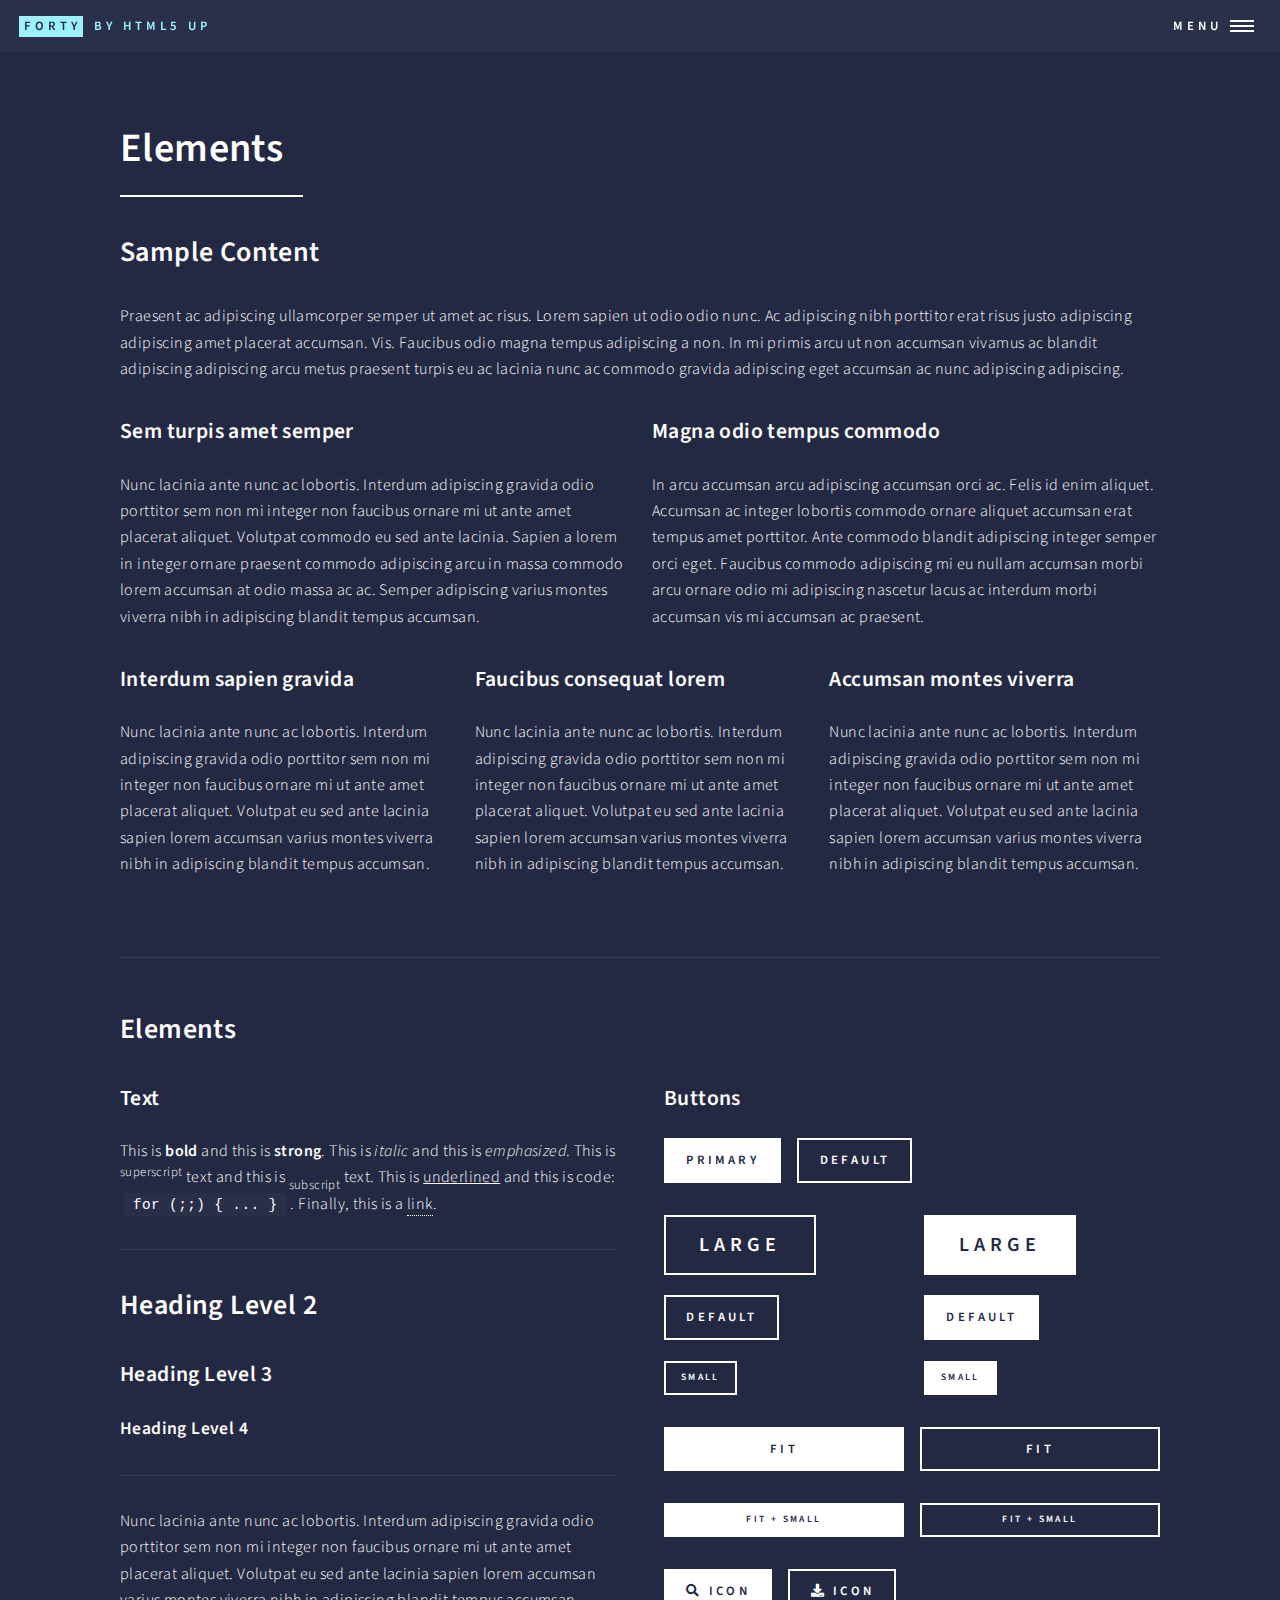
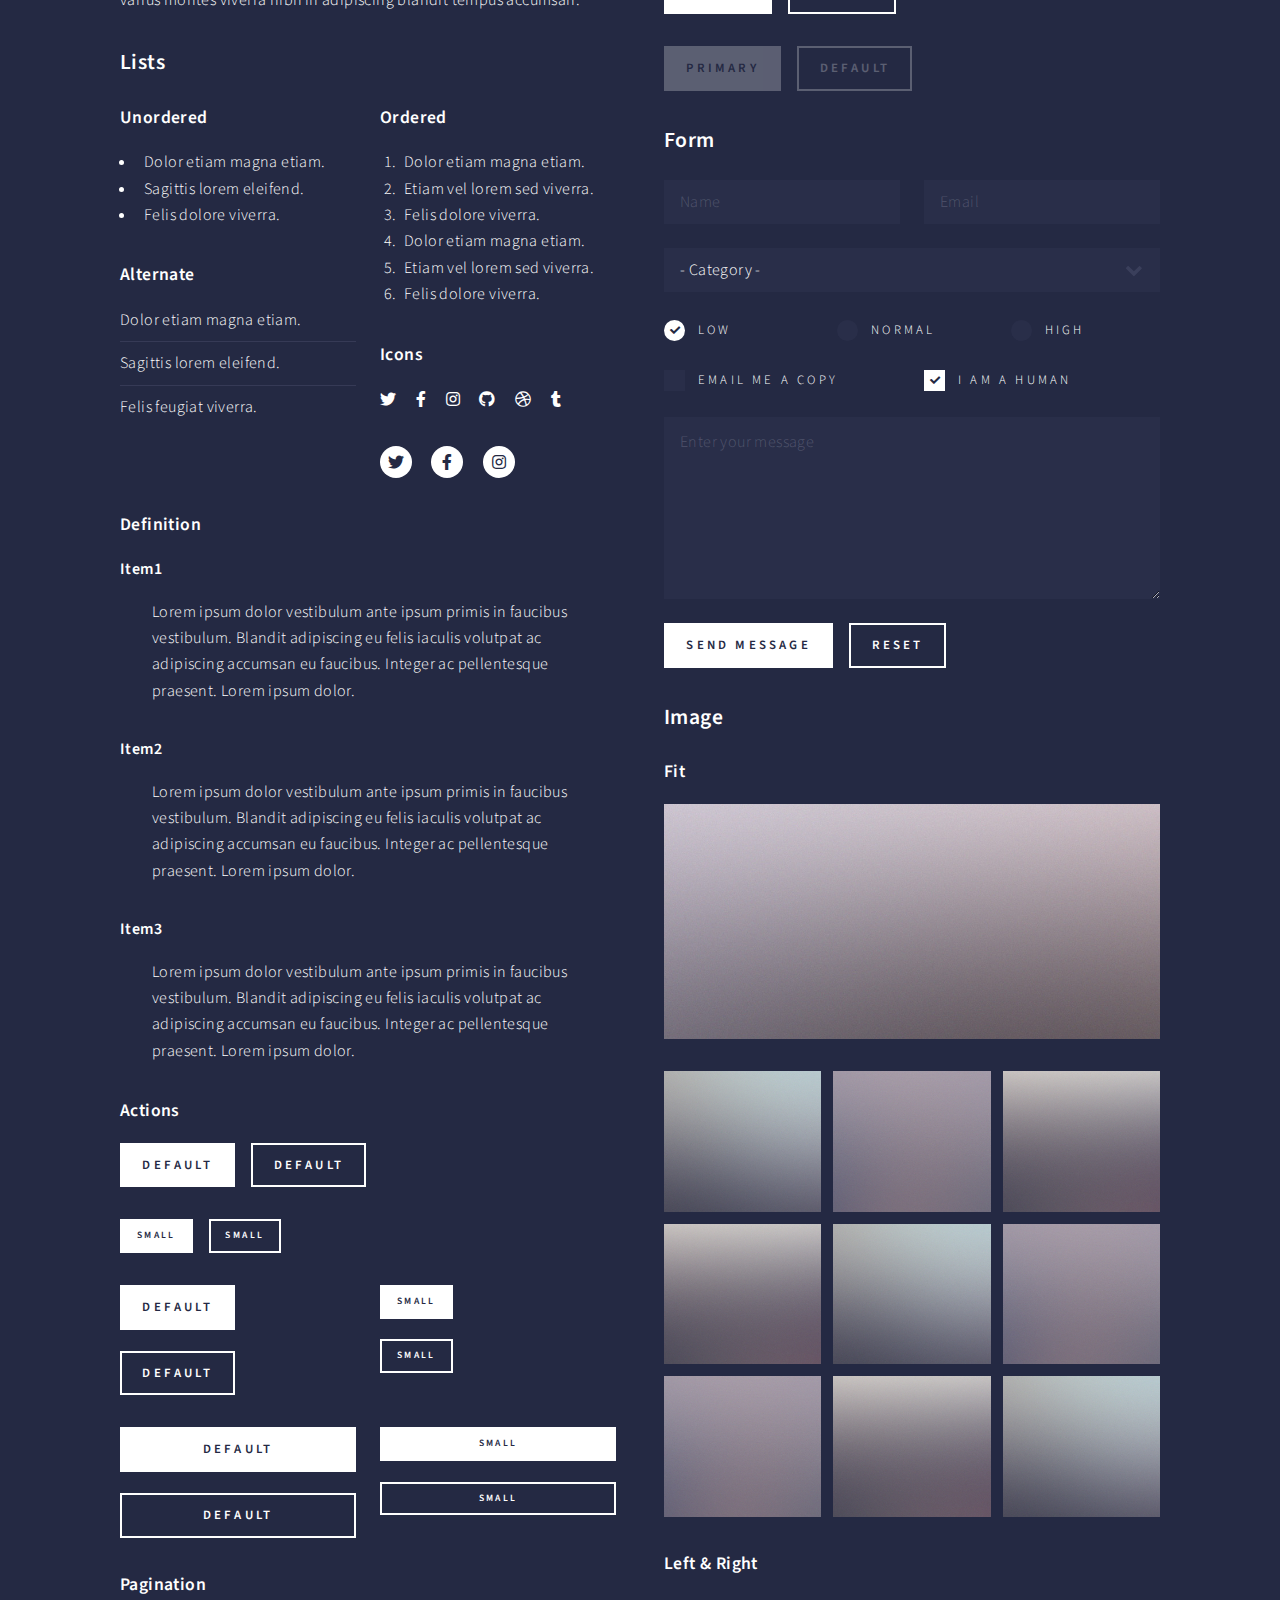
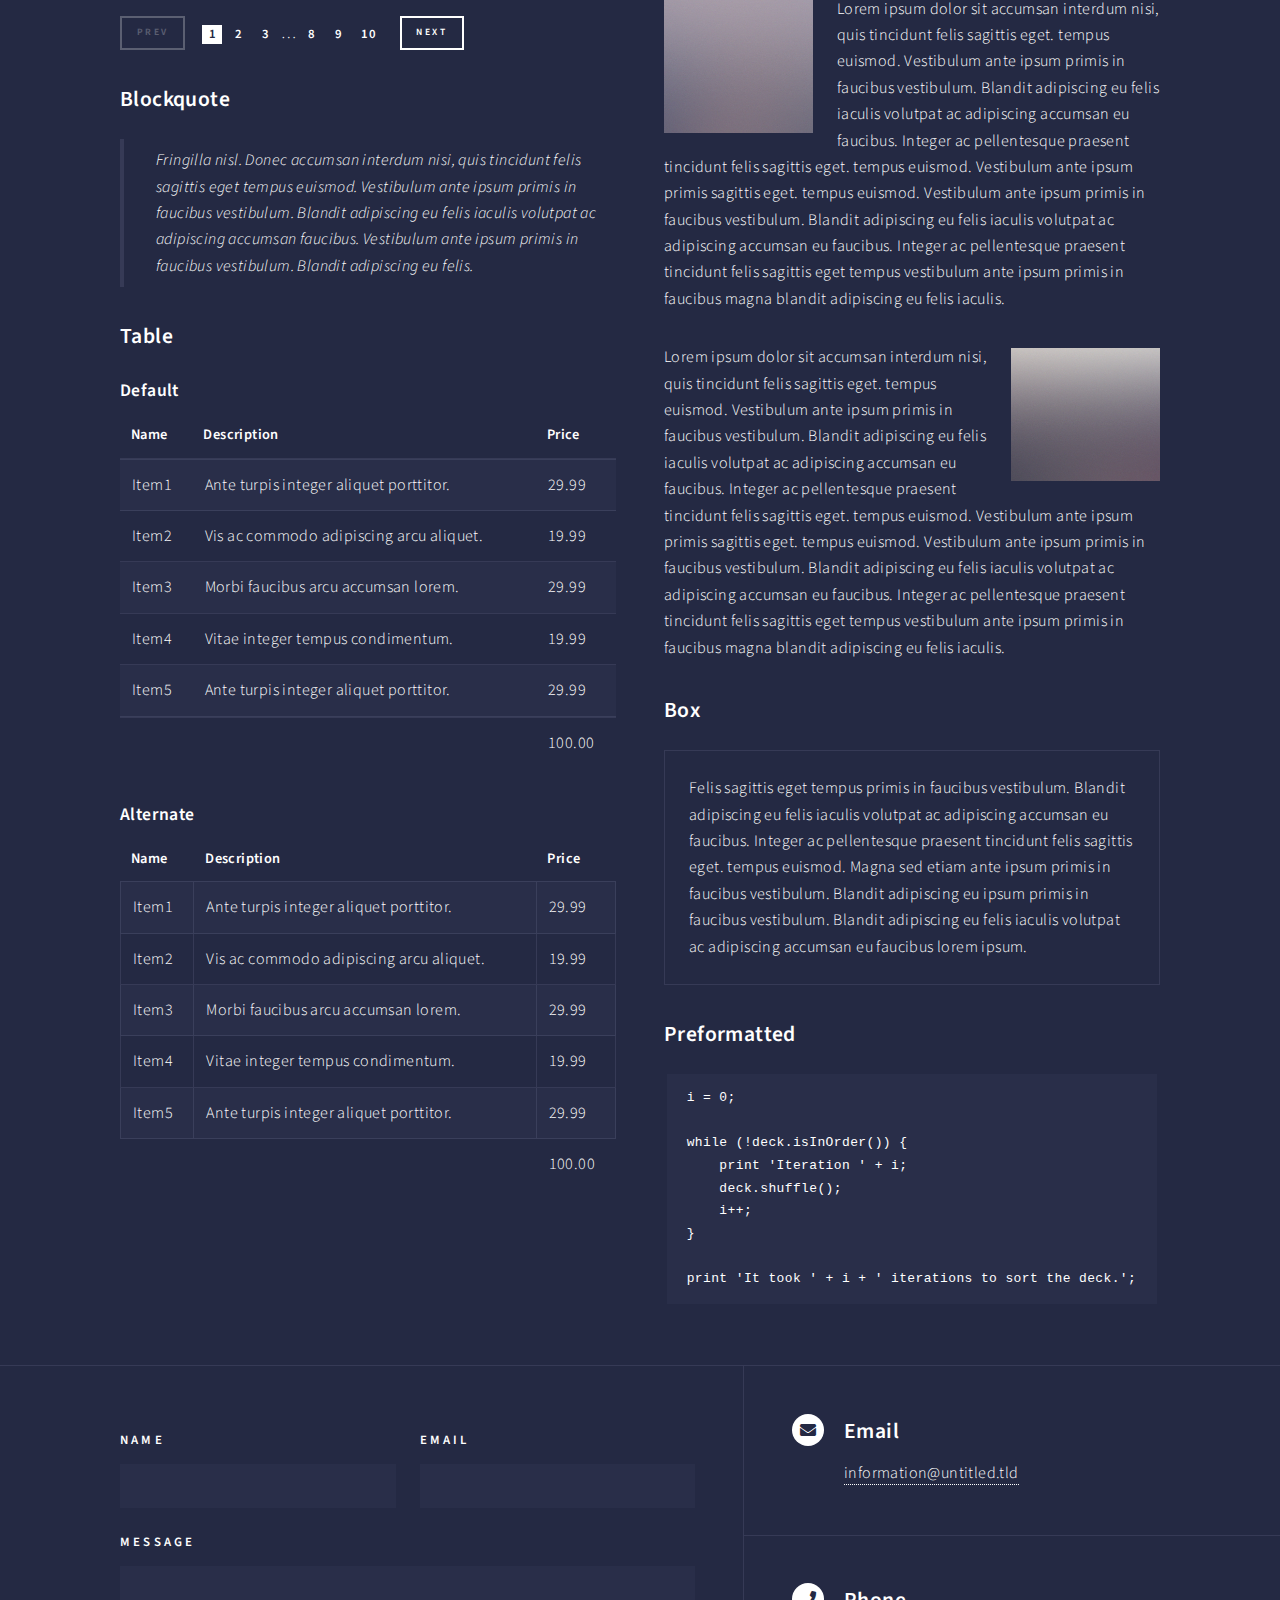
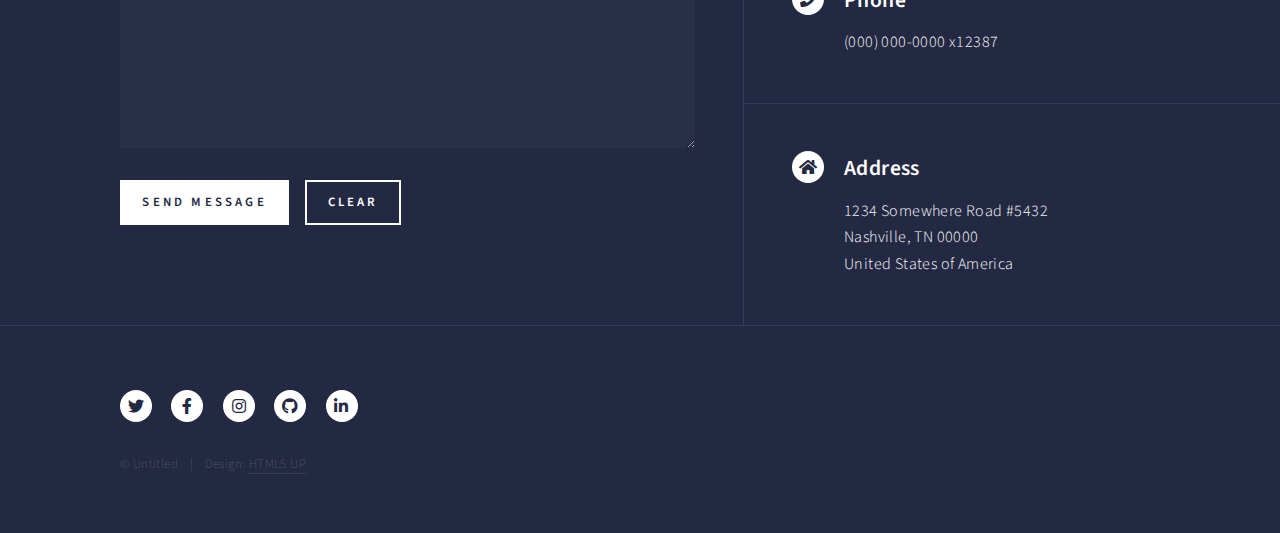
<file: elements.html>
<!DOCTYPE HTML>
<!--
	Forty by HTML5 UP
	html5up.net | @ajlkn
	Free for personal and commercial use under the CCA 3.0 license (html5up.net/license)
-->
<html>
	<head>
		<title>Elements - Forty by HTML5 UP</title>
		<meta charset="utf-8" />
		<meta name="viewport" content="width=device-width, initial-scale=1, user-scalable=no" />
		<link rel="stylesheet" href="assets/css/main.css" />
		<noscript><link rel="stylesheet" href="assets/css/noscript.css" /></noscript>
	</head>
	<body class="is-preload">

		<!-- Wrapper -->
			<div id="wrapper">

				<!-- Header -->
					<header id="header">
						<a href="index.html" class="logo"><strong>Forty</strong> <span>by HTML5 UP</span></a>
						<nav>
							<a href="#menu">Menu</a>
						</nav>
					</header>

				<!-- Menu -->
					<nav id="menu">
						<ul class="links">
							<li><a href="index.html">Home</a></li>
							<li><a href="landing.html">Landing</a></li>
							<li><a href="generic.html">Generic</a></li>
							<li><a href="elements.html">Elements</a></li>
						</ul>
						<ul class="actions stacked">
							<li><a href="#" class="button primary fit">Get Started</a></li>
							<li><a href="#" class="button fit">Log In</a></li>
						</ul>
					</nav>

				<!-- Main -->
					<div id="main" class="alt">

						<!-- One -->
							<section id="one">
								<div class="inner">
									<header class="major">
										<h1>Elements</h1>
									</header>

									<!-- Content -->
										<h2 id="content">Sample Content</h2>
										<p>Praesent ac adipiscing ullamcorper semper ut amet ac risus. Lorem sapien ut odio odio nunc. Ac adipiscing nibh porttitor erat risus justo adipiscing adipiscing amet placerat accumsan. Vis. Faucibus odio magna tempus adipiscing a non. In mi primis arcu ut non accumsan vivamus ac blandit adipiscing adipiscing arcu metus praesent turpis eu ac lacinia nunc ac commodo gravida adipiscing eget accumsan ac nunc adipiscing adipiscing.</p>
										<div class="row">
											<div class="col-6 col-12-small">
												<h3>Sem turpis amet semper</h3>
												<p>Nunc lacinia ante nunc ac lobortis. Interdum adipiscing gravida odio porttitor sem non mi integer non faucibus ornare mi ut ante amet placerat aliquet. Volutpat commodo eu sed ante lacinia. Sapien a lorem in integer ornare praesent commodo adipiscing arcu in massa commodo lorem accumsan at odio massa ac ac. Semper adipiscing varius montes viverra nibh in adipiscing blandit tempus accumsan.</p>
											</div>
											<div class="col-6 col-12-small">
												<h3>Magna odio tempus commodo</h3>
												<p>In arcu accumsan arcu adipiscing accumsan orci ac. Felis id enim aliquet. Accumsan ac integer lobortis commodo ornare aliquet accumsan erat tempus amet porttitor. Ante commodo blandit adipiscing integer semper orci eget. Faucibus commodo adipiscing mi eu nullam accumsan morbi arcu ornare odio mi adipiscing nascetur lacus ac interdum morbi accumsan vis mi accumsan ac praesent.</p>
											</div>
											<!-- Break -->
											<div class="col-4 col-12-medium">
												<h3>Interdum sapien gravida</h3>
												<p>Nunc lacinia ante nunc ac lobortis. Interdum adipiscing gravida odio porttitor sem non mi integer non faucibus ornare mi ut ante amet placerat aliquet. Volutpat eu sed ante lacinia sapien lorem accumsan varius montes viverra nibh in adipiscing blandit tempus accumsan.</p>
											</div>
											<div class="col-4 col-12-medium">
												<h3>Faucibus consequat lorem</h3>
												<p>Nunc lacinia ante nunc ac lobortis. Interdum adipiscing gravida odio porttitor sem non mi integer non faucibus ornare mi ut ante amet placerat aliquet. Volutpat eu sed ante lacinia sapien lorem accumsan varius montes viverra nibh in adipiscing blandit tempus accumsan.</p>
											</div>
											<div class="col-4 col-12-medium">
												<h3>Accumsan montes viverra</h3>
												<p>Nunc lacinia ante nunc ac lobortis. Interdum adipiscing gravida odio porttitor sem non mi integer non faucibus ornare mi ut ante amet placerat aliquet. Volutpat eu sed ante lacinia sapien lorem accumsan varius montes viverra nibh in adipiscing blandit tempus accumsan.</p>
											</div>
										</div>

									<hr class="major" />

									<!-- Elements -->
										<h2 id="elements">Elements</h2>
										<div class="row gtr-200">
											<div class="col-6 col-12-medium">

												<!-- Text stuff -->
													<h3>Text</h3>
													<p>This is <b>bold</b> and this is <strong>strong</strong>. This is <i>italic</i> and this is <em>emphasized</em>.
													This is <sup>superscript</sup> text and this is <sub>subscript</sub> text.
													This is <u>underlined</u> and this is code: <code>for (;;) { ... }</code>.
													Finally, this is a <a href="#">link</a>.</p>
													<hr />
													<h2>Heading Level 2</h2>
													<h3>Heading Level 3</h3>
													<h4>Heading Level 4</h4>
													<hr />
													<p>Nunc lacinia ante nunc ac lobortis. Interdum adipiscing gravida odio porttitor sem non mi integer non faucibus ornare mi ut ante amet placerat aliquet. Volutpat eu sed ante lacinia sapien lorem accumsan varius montes viverra nibh in adipiscing blandit tempus accumsan.</p>

												<!-- Lists -->
													<h3>Lists</h3>
													<div class="row">
														<div class="col-6 col-12-small">

															<h4>Unordered</h4>
															<ul>
																<li>Dolor etiam magna etiam.</li>
																<li>Sagittis lorem eleifend.</li>
																<li>Felis dolore viverra.</li>
															</ul>

															<h4>Alternate</h4>
															<ul class="alt">
																<li>Dolor etiam magna etiam.</li>
																<li>Sagittis lorem eleifend.</li>
																<li>Felis feugiat viverra.</li>
															</ul>

														</div>
														<div class="col-6 col-12-small">

															<h4>Ordered</h4>
															<ol>
																<li>Dolor etiam magna etiam.</li>
																<li>Etiam vel lorem sed viverra.</li>
																<li>Felis dolore viverra.</li>
																<li>Dolor etiam magna etiam.</li>
																<li>Etiam vel lorem sed viverra.</li>
																<li>Felis dolore viverra.</li>
															</ol>

															<h4>Icons</h4>
															<ul class="icons">
																<li><a href="#" class="icon brands fa-twitter"><span class="label">Twitter</span></a></li>
																<li><a href="#" class="icon brands fa-facebook-f"><span class="label">Facebook</span></a></li>
																<li><a href="#" class="icon brands fa-instagram"><span class="label">Instagram</span></a></li>
																<li><a href="#" class="icon brands fa-github"><span class="label">Github</span></a></li>
																<li><a href="#" class="icon brands fa-dribbble"><span class="label">Dribbble</span></a></li>
																<li><a href="#" class="icon brands fa-tumblr"><span class="label">Tumblr</span></a></li>
															</ul>
															<ul class="icons">
																<li><a href="#" class="icon brands alt fa-twitter"><span class="label">Twitter</span></a></li>
																<li><a href="#" class="icon brands alt fa-facebook-f"><span class="label">Facebook</span></a></li>
																<li><a href="#" class="icon brands alt fa-instagram"><span class="label">Instagram</span></a></li>
															</ul>

														</div>
													</div>
													<h4>Definition</h4>
													<dl>
														<dt>Item1</dt>
														<dd>
															<p>Lorem ipsum dolor vestibulum ante ipsum primis in faucibus vestibulum. Blandit adipiscing eu felis iaculis volutpat ac adipiscing accumsan eu faucibus. Integer ac pellentesque praesent. Lorem ipsum dolor.</p>
														</dd>
														<dt>Item2</dt>
														<dd>
															<p>Lorem ipsum dolor vestibulum ante ipsum primis in faucibus vestibulum. Blandit adipiscing eu felis iaculis volutpat ac adipiscing accumsan eu faucibus. Integer ac pellentesque praesent. Lorem ipsum dolor.</p>
														</dd>
														<dt>Item3</dt>
														<dd>
															<p>Lorem ipsum dolor vestibulum ante ipsum primis in faucibus vestibulum. Blandit adipiscing eu felis iaculis volutpat ac adipiscing accumsan eu faucibus. Integer ac pellentesque praesent. Lorem ipsum dolor.</p>
														</dd>
													</dl>

													<h4>Actions</h4>
													<ul class="actions">
														<li><a href="#" class="button primary">Default</a></li>
														<li><a href="#" class="button">Default</a></li>
													</ul>
													<ul class="actions small">
														<li><a href="#" class="button primary small">Small</a></li>
														<li><a href="#" class="button small">Small</a></li>
													</ul>
													<div class="row">
														<div class="col-6 col-12-small">
															<ul class="actions stacked">
																<li><a href="#" class="button primary">Default</a></li>
																<li><a href="#" class="button">Default</a></li>
															</ul>
														</div>
														<div class="col-6 col-12-small">
															<ul class="actions stacked">
																<li><a href="#" class="button primary small">Small</a></li>
																<li><a href="#" class="button small">Small</a></li>
															</ul>
														</div>
														<div class="col-6 col-12-small">
															<ul class="actions stacked">
																<li><a href="#" class="button primary fit">Default</a></li>
																<li><a href="#" class="button fit">Default</a></li>
															</ul>
														</div>
														<div class="col-6 col-12-small">
															<ul class="actions stacked">
																<li><a href="#" class="button primary small fit">Small</a></li>
																<li><a href="#" class="button small fit">Small</a></li>
															</ul>
														</div>
													</div>

													<h4>Pagination</h4>
													<ul class="pagination">
														<li><span class="button small disabled">Prev</span></li>
														<li><a href="#" class="page active">1</a></li>
														<li><a href="#" class="page">2</a></li>
														<li><a href="#" class="page">3</a></li>
														<li><span>&hellip;</span></li>
														<li><a href="#" class="page">8</a></li>
														<li><a href="#" class="page">9</a></li>
														<li><a href="#" class="page">10</a></li>
														<li><a href="#" class="button small">Next</a></li>
													</ul>

												<!-- Blockquote -->
													<h3>Blockquote</h3>
													<blockquote>Fringilla nisl. Donec accumsan interdum nisi, quis tincidunt felis sagittis eget tempus euismod. Vestibulum ante ipsum primis in faucibus vestibulum. Blandit adipiscing eu felis iaculis volutpat ac adipiscing accumsan faucibus. Vestibulum ante ipsum primis in faucibus vestibulum. Blandit adipiscing eu felis.</blockquote>

												<!-- Table -->
													<h3>Table</h3>

													<h4>Default</h4>
													<div class="table-wrapper">
														<table>
															<thead>
																<tr>
																	<th>Name</th>
																	<th>Description</th>
																	<th>Price</th>
																</tr>
															</thead>
															<tbody>
																<tr>
																	<td>Item1</td>
																	<td>Ante turpis integer aliquet porttitor.</td>
																	<td>29.99</td>
																</tr>
																<tr>
																	<td>Item2</td>
																	<td>Vis ac commodo adipiscing arcu aliquet.</td>
																	<td>19.99</td>
																</tr>
																<tr>
																	<td>Item3</td>
																	<td> Morbi faucibus arcu accumsan lorem.</td>
																	<td>29.99</td>
																</tr>
																<tr>
																	<td>Item4</td>
																	<td>Vitae integer tempus condimentum.</td>
																	<td>19.99</td>
																</tr>
																<tr>
																	<td>Item5</td>
																	<td>Ante turpis integer aliquet porttitor.</td>
																	<td>29.99</td>
																</tr>
															</tbody>
															<tfoot>
																<tr>
																	<td colspan="2"></td>
																	<td>100.00</td>
																</tr>
															</tfoot>
														</table>
													</div>

													<h4>Alternate</h4>
													<div class="table-wrapper">
														<table class="alt">
															<thead>
																<tr>
																	<th>Name</th>
																	<th>Description</th>
																	<th>Price</th>
																</tr>
															</thead>
															<tbody>
																<tr>
																	<td>Item1</td>
																	<td>Ante turpis integer aliquet porttitor.</td>
																	<td>29.99</td>
																</tr>
																<tr>
																	<td>Item2</td>
																	<td>Vis ac commodo adipiscing arcu aliquet.</td>
																	<td>19.99</td>
																</tr>
																<tr>
																	<td>Item3</td>
																	<td> Morbi faucibus arcu accumsan lorem.</td>
																	<td>29.99</td>
																</tr>
																<tr>
																	<td>Item4</td>
																	<td>Vitae integer tempus condimentum.</td>
																	<td>19.99</td>
																</tr>
																<tr>
																	<td>Item5</td>
																	<td>Ante turpis integer aliquet porttitor.</td>
																	<td>29.99</td>
																</tr>
															</tbody>
															<tfoot>
																<tr>
																	<td colspan="2"></td>
																	<td>100.00</td>
																</tr>
															</tfoot>
														</table>
													</div>

											</div>
											<div class="col-6 col-12-medium">

												<!-- Buttons -->
													<h3>Buttons</h3>
													<ul class="actions">
														<li><a href="#" class="button primary">Primary</a></li>
														<li><a href="#" class="button">Default</a></li>
													</ul>
													<div class="row">
														<div class="col-6 col-12-xsmall">
															<ul class="actions stacked">
																<li><a href="#" class="button large">Large</a></li>
																<li><a href="#" class="button">Default</a></li>
																<li><a href="#" class="button small">Small</a></li>
															</ul>
														</div>
														<div class="col-6 col-12-xsmall">
															<ul class="actions stacked">
																<li><a href="#" class="button primary large">Large</a></li>
																<li><a href="#" class="button primary">Default</a></li>
																<li><a href="#" class="button primary small">Small</a></li>
															</ul>
														</div>
													</div>
													<ul class="actions fit">
														<li><a href="#" class="button primary fit">Fit</a></li>
														<li><a href="#" class="button fit">Fit</a></li>
													</ul>
													<ul class="actions fit small">
														<li><a href="#" class="button primary fit small">Fit + Small</a></li>
														<li><a href="#" class="button fit small">Fit + Small</a></li>
													</ul>
													<ul class="actions">
														<li><a href="#" class="button primary icon solid fa-search">Icon</a></li>
														<li><a href="#" class="button icon solid fa-download">Icon</a></li>
													</ul>
													<ul class="actions">
														<li><span class="button primary disabled">Primary</span></li>
														<li><span class="button disabled">Default</span></li>
													</ul>

												<!-- Form -->
													<h3>Form</h3>

													<form method="post" action="#">
														<div class="row gtr-uniform">
															<div class="col-6 col-12-xsmall">
																<input type="text" name="demo-name" id="demo-name" value="" placeholder="Name" />
															</div>
															<div class="col-6 col-12-xsmall">
																<input type="email" name="demo-email" id="demo-email" value="" placeholder="Email" />
															</div>
															<!-- Break -->
															<div class="col-12">
																<select name="demo-category" id="demo-category">
																	<option value="">- Category -</option>
																	<option value="1">Manufacturing</option>
																	<option value="1">Shipping</option>
																	<option value="1">Administration</option>
																	<option value="1">Human Resources</option>
																</select>
															</div>
															<!-- Break -->
															<div class="col-4 col-12-small">
																<input type="radio" id="demo-priority-low" name="demo-priority" checked>
																<label for="demo-priority-low">Low</label>
															</div>
															<div class="col-4 col-12-small">
																<input type="radio" id="demo-priority-normal" name="demo-priority">
																<label for="demo-priority-normal">Normal</label>
															</div>
															<div class="col-4 col-12-small">
																<input type="radio" id="demo-priority-high" name="demo-priority">
																<label for="demo-priority-high">High</label>
															</div>
															<!-- Break -->
															<div class="col-6 col-12-small">
																<input type="checkbox" id="demo-copy" name="demo-copy">
																<label for="demo-copy">Email me a copy</label>
															</div>
															<div class="col-6 col-12-small">
																<input type="checkbox" id="demo-human" name="demo-human" checked>
																<label for="demo-human">I am a human</label>
															</div>
															<!-- Break -->
															<div class="col-12">
																<textarea name="demo-message" id="demo-message" placeholder="Enter your message" rows="6"></textarea>
															</div>
															<!-- Break -->
															<div class="col-12">
																<ul class="actions">
																	<li><input type="submit" value="Send Message" class="primary" /></li>
																	<li><input type="reset" value="Reset" /></li>
																</ul>
															</div>
														</div>
													</form>

												<!-- Image -->
													<h3>Image</h3>

													<h4>Fit</h4>
													<span class="image fit"><img src="images/pic03.jpg" alt="" /></span>
													<div class="box alt">
														<div class="row gtr-50 gtr-uniform">
															<div class="col-4"><span class="image fit"><img src="images/pic08.jpg" alt="" /></span></div>
															<div class="col-4"><span class="image fit"><img src="images/pic09.jpg" alt="" /></span></div>
															<div class="col-4"><span class="image fit"><img src="images/pic10.jpg" alt="" /></span></div>
															<!-- Break -->
															<div class="col-4"><span class="image fit"><img src="images/pic10.jpg" alt="" /></span></div>
															<div class="col-4"><span class="image fit"><img src="images/pic08.jpg" alt="" /></span></div>
															<div class="col-4"><span class="image fit"><img src="images/pic09.jpg" alt="" /></span></div>
															<!-- Break -->
															<div class="col-4"><span class="image fit"><img src="images/pic09.jpg" alt="" /></span></div>
															<div class="col-4"><span class="image fit"><img src="images/pic10.jpg" alt="" /></span></div>
															<div class="col-4"><span class="image fit"><img src="images/pic08.jpg" alt="" /></span></div>
														</div>
													</div>

													<h4>Left &amp; Right</h4>
													<p><span class="image left"><img src="images/pic09.jpg" alt="" /></span>Lorem ipsum dolor sit accumsan interdum nisi, quis tincidunt felis sagittis eget. tempus euismod. Vestibulum ante ipsum primis in faucibus vestibulum. Blandit adipiscing eu felis iaculis volutpat ac adipiscing accumsan eu faucibus. Integer ac pellentesque praesent tincidunt felis sagittis eget. tempus euismod. Vestibulum ante ipsum primis sagittis eget. tempus euismod. Vestibulum ante ipsum primis in faucibus vestibulum. Blandit adipiscing eu felis iaculis volutpat ac adipiscing accumsan eu faucibus. Integer ac pellentesque praesent tincidunt felis sagittis eget tempus vestibulum ante ipsum primis in faucibus magna blandit adipiscing eu felis iaculis.</p>
													<p><span class="image right"><img src="images/pic10.jpg" alt="" /></span>Lorem ipsum dolor sit accumsan interdum nisi, quis tincidunt felis sagittis eget. tempus euismod. Vestibulum ante ipsum primis in faucibus vestibulum. Blandit adipiscing eu felis iaculis volutpat ac adipiscing accumsan eu faucibus. Integer ac pellentesque praesent tincidunt felis sagittis eget. tempus euismod. Vestibulum ante ipsum primis sagittis eget. tempus euismod. Vestibulum ante ipsum primis in faucibus vestibulum. Blandit adipiscing eu felis iaculis volutpat ac adipiscing accumsan eu faucibus. Integer ac pellentesque praesent tincidunt felis sagittis eget tempus vestibulum ante ipsum primis in faucibus magna blandit adipiscing eu felis iaculis.</p>

												<!-- Box -->
													<h3>Box</h3>
													<div class="box">
														<p>Felis sagittis eget tempus primis in faucibus vestibulum. Blandit adipiscing eu felis iaculis volutpat ac adipiscing accumsan eu faucibus. Integer ac pellentesque praesent tincidunt felis sagittis eget. tempus euismod. Magna sed etiam ante ipsum primis in faucibus vestibulum. Blandit adipiscing eu ipsum primis in faucibus vestibulum. Blandit adipiscing eu felis iaculis volutpat ac adipiscing accumsan eu faucibus lorem ipsum.</p>
													</div>

												<!-- Preformatted Code -->
													<h3>Preformatted</h3>
													<pre><code>i = 0;

while (!deck.isInOrder()) {
    print 'Iteration ' + i;
    deck.shuffle();
    i++;
}

print 'It took ' + i + ' iterations to sort the deck.';
</code></pre>

											</div>
										</div>

								</div>
							</section>

					</div>

				<!-- Contact -->
					<section id="contact">
						<div class="inner">
							<section>
								<form method="post" action="#">
									<div class="fields">
										<div class="field half">
											<label for="name">Name</label>
											<input type="text" name="name" id="name" />
										</div>
										<div class="field half">
											<label for="email">Email</label>
											<input type="text" name="email" id="email" />
										</div>
										<div class="field">
											<label for="message">Message</label>
											<textarea name="message" id="message" rows="6"></textarea>
										</div>
									</div>
									<ul class="actions">
										<li><input type="submit" value="Send Message" class="primary" /></li>
										<li><input type="reset" value="Clear" /></li>
									</ul>
								</form>
							</section>
							<section class="split">
								<section>
									<div class="contact-method">
										<span class="icon solid alt fa-envelope"></span>
										<h3>Email</h3>
										<a href="#">information@untitled.tld</a>
									</div>
								</section>
								<section>
									<div class="contact-method">
										<span class="icon solid alt fa-phone"></span>
										<h3>Phone</h3>
										<span>(000) 000-0000 x12387</span>
									</div>
								</section>
								<section>
									<div class="contact-method">
										<span class="icon solid alt fa-home"></span>
										<h3>Address</h3>
										<span>1234 Somewhere Road #5432<br />
										Nashville, TN 00000<br />
										United States of America</span>
									</div>
								</section>
							</section>
						</div>
					</section>

				<!-- Footer -->
					<footer id="footer">
						<div class="inner">
							<ul class="icons">
								<li><a href="#" class="icon brands alt fa-twitter"><span class="label">Twitter</span></a></li>
								<li><a href="#" class="icon brands alt fa-facebook-f"><span class="label">Facebook</span></a></li>
								<li><a href="#" class="icon brands alt fa-instagram"><span class="label">Instagram</span></a></li>
								<li><a href="#" class="icon brands alt fa-github"><span class="label">GitHub</span></a></li>
								<li><a href="#" class="icon brands alt fa-linkedin-in"><span class="label">LinkedIn</span></a></li>
							</ul>
							<ul class="copyright">
								<li>&copy; Untitled</li><li>Design: <a href="https://html5up.net">HTML5 UP</a></li>
							</ul>
						</div>
					</footer>

			</div>

		<!-- Scripts -->
			<script src="assets/js/jquery.min.js"></script>
			<script src="assets/js/jquery.scrolly.min.js"></script>
			<script src="assets/js/jquery.scrollex.min.js"></script>
			<script src="assets/js/browser.min.js"></script>
			<script src="assets/js/breakpoints.min.js"></script>
			<script src="assets/js/util.js"></script>
			<script src="assets/js/main.js"></script>

	</body>
</html>
</file>
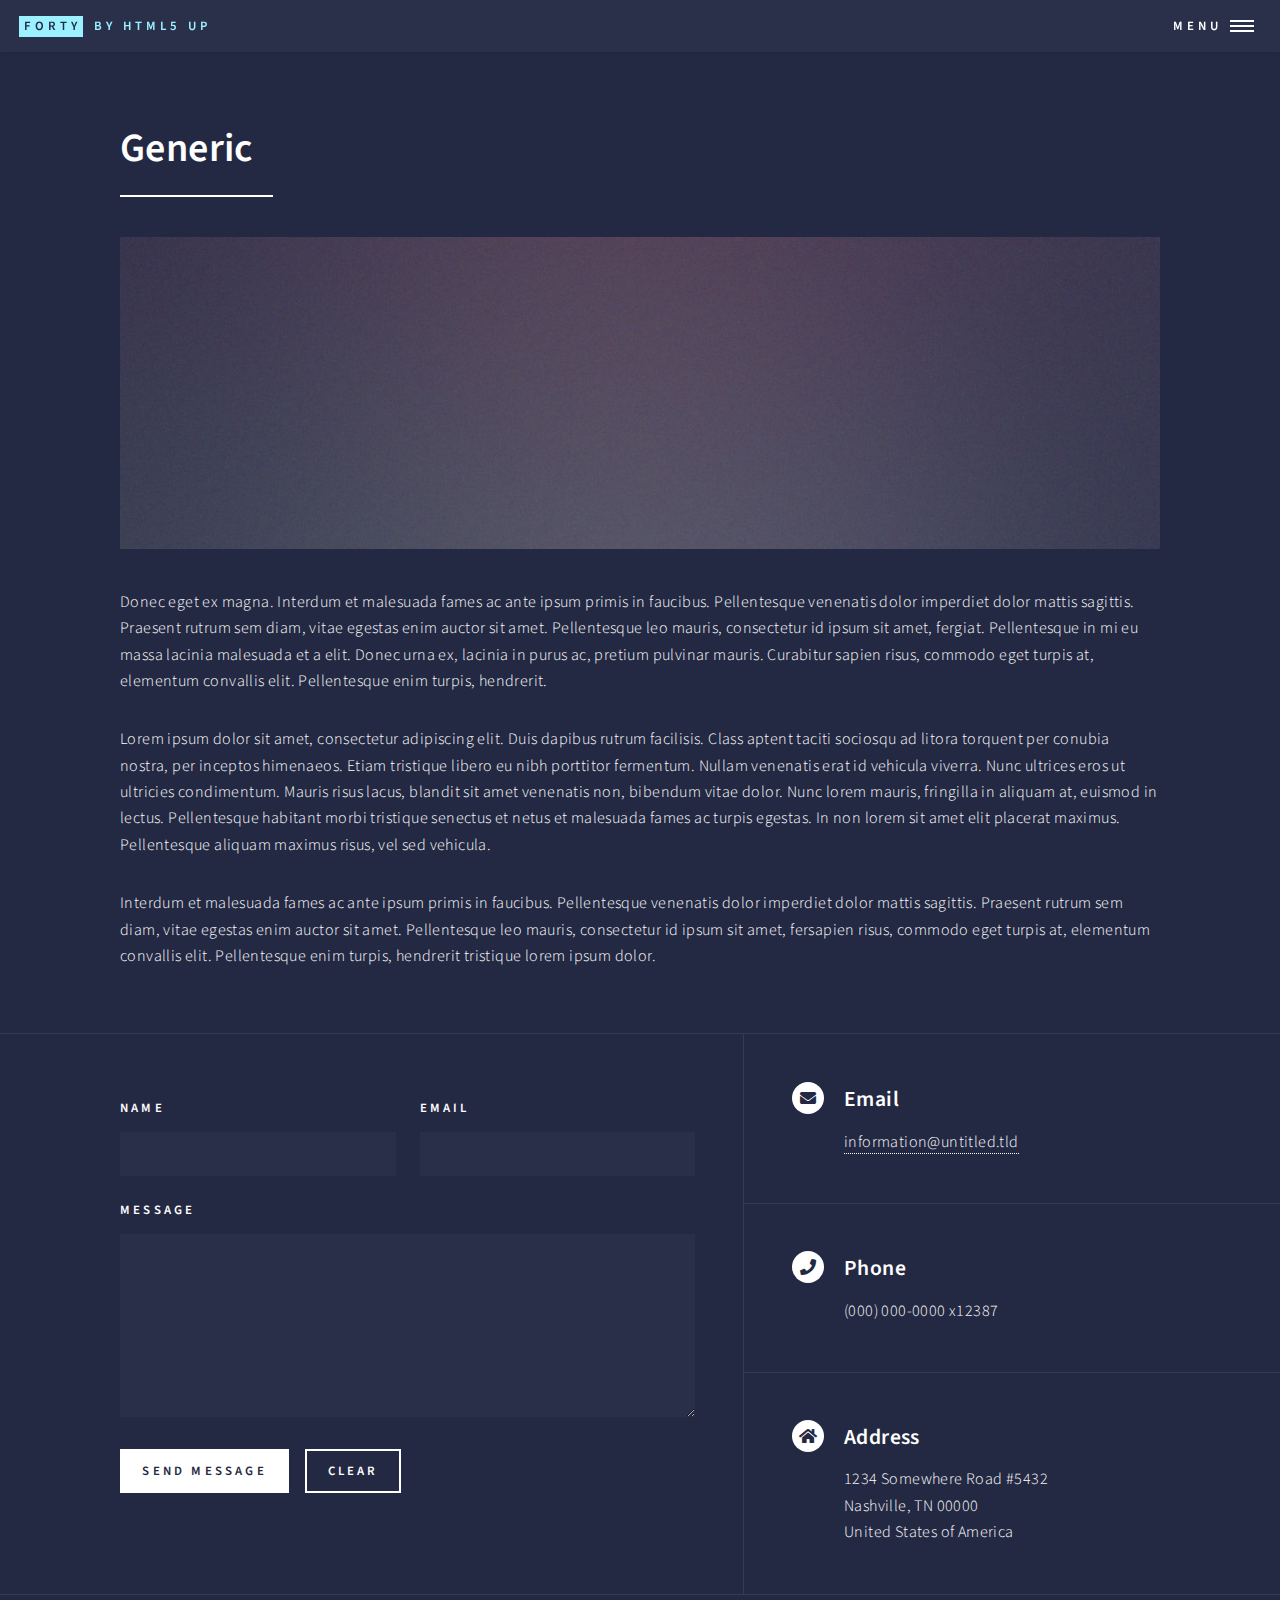
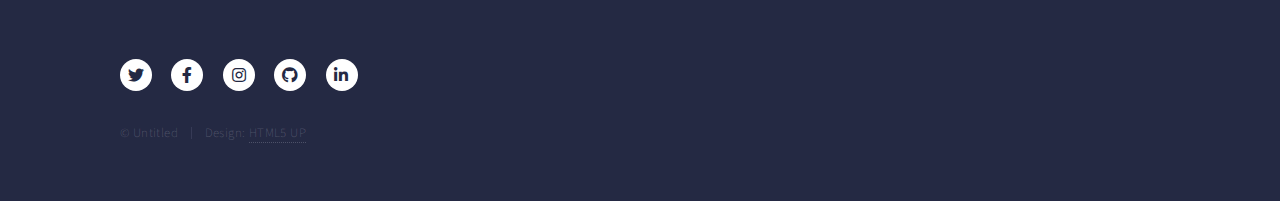
<file: generic.html>
<!DOCTYPE HTML>
<!--
	Forty by HTML5 UP
	html5up.net | @ajlkn
	Free for personal and commercial use under the CCA 3.0 license (html5up.net/license)
-->
<html>
	<head>
		<title>Generic - Forty by HTML5 UP</title>
		<meta charset="utf-8" />
		<meta name="viewport" content="width=device-width, initial-scale=1, user-scalable=no" />
		<link rel="stylesheet" href="assets/css/main.css" />
		<noscript><link rel="stylesheet" href="assets/css/noscript.css" /></noscript>
	</head>
	<body class="is-preload">

		<!-- Wrapper -->
			<div id="wrapper">

				<!-- Header -->
					<header id="header">
						<a href="index.html" class="logo"><strong>Forty</strong> <span>by HTML5 UP</span></a>
						<nav>
							<a href="#menu">Menu</a>
						</nav>
					</header>

				<!-- Menu -->
					<nav id="menu">
						<ul class="links">
							<li><a href="index.html">Home</a></li>
							<li><a href="landing.html">Landing</a></li>
							<li><a href="generic.html">Generic</a></li>
							<li><a href="elements.html">Elements</a></li>
						</ul>
						<ul class="actions stacked">
							<li><a href="#" class="button primary fit">Get Started</a></li>
							<li><a href="#" class="button fit">Log In</a></li>
						</ul>
					</nav>

				<!-- Main -->
					<div id="main" class="alt">

						<!-- One -->
							<section id="one">
								<div class="inner">
									<header class="major">
										<h1>Generic</h1>
									</header>
									<span class="image main"><img src="images/pic11.jpg" alt="" /></span>
									<p>Donec eget ex magna. Interdum et malesuada fames ac ante ipsum primis in faucibus. Pellentesque venenatis dolor imperdiet dolor mattis sagittis. Praesent rutrum sem diam, vitae egestas enim auctor sit amet. Pellentesque leo mauris, consectetur id ipsum sit amet, fergiat. Pellentesque in mi eu massa lacinia malesuada et a elit. Donec urna ex, lacinia in purus ac, pretium pulvinar mauris. Curabitur sapien risus, commodo eget turpis at, elementum convallis elit. Pellentesque enim turpis, hendrerit.</p>
									<p>Lorem ipsum dolor sit amet, consectetur adipiscing elit. Duis dapibus rutrum facilisis. Class aptent taciti sociosqu ad litora torquent per conubia nostra, per inceptos himenaeos. Etiam tristique libero eu nibh porttitor fermentum. Nullam venenatis erat id vehicula viverra. Nunc ultrices eros ut ultricies condimentum. Mauris risus lacus, blandit sit amet venenatis non, bibendum vitae dolor. Nunc lorem mauris, fringilla in aliquam at, euismod in lectus. Pellentesque habitant morbi tristique senectus et netus et malesuada fames ac turpis egestas. In non lorem sit amet elit placerat maximus. Pellentesque aliquam maximus risus, vel sed vehicula.</p>
									<p>Interdum et malesuada fames ac ante ipsum primis in faucibus. Pellentesque venenatis dolor imperdiet dolor mattis sagittis. Praesent rutrum sem diam, vitae egestas enim auctor sit amet. Pellentesque leo mauris, consectetur id ipsum sit amet, fersapien risus, commodo eget turpis at, elementum convallis elit. Pellentesque enim turpis, hendrerit tristique lorem ipsum dolor.</p>
								</div>
							</section>

					</div>

				<!-- Contact -->
					<section id="contact">
						<div class="inner">
							<section>
								<form method="post" action="#">
									<div class="fields">
										<div class="field half">
											<label for="name">Name</label>
											<input type="text" name="name" id="name" />
										</div>
										<div class="field half">
											<label for="email">Email</label>
											<input type="text" name="email" id="email" />
										</div>
										<div class="field">
											<label for="message">Message</label>
											<textarea name="message" id="message" rows="6"></textarea>
										</div>
									</div>
									<ul class="actions">
										<li><input type="submit" value="Send Message" class="primary" /></li>
										<li><input type="reset" value="Clear" /></li>
									</ul>
								</form>
							</section>
							<section class="split">
								<section>
									<div class="contact-method">
										<span class="icon solid alt fa-envelope"></span>
										<h3>Email</h3>
										<a href="#">information@untitled.tld</a>
									</div>
								</section>
								<section>
									<div class="contact-method">
										<span class="icon solid alt fa-phone"></span>
										<h3>Phone</h3>
										<span>(000) 000-0000 x12387</span>
									</div>
								</section>
								<section>
									<div class="contact-method">
										<span class="icon solid alt fa-home"></span>
										<h3>Address</h3>
										<span>1234 Somewhere Road #5432<br />
										Nashville, TN 00000<br />
										United States of America</span>
									</div>
								</section>
							</section>
						</div>
					</section>

				<!-- Footer -->
					<footer id="footer">
						<div class="inner">
							<ul class="icons">
								<li><a href="#" class="icon brands alt fa-twitter"><span class="label">Twitter</span></a></li>
								<li><a href="#" class="icon brands alt fa-facebook-f"><span class="label">Facebook</span></a></li>
								<li><a href="#" class="icon brands alt fa-instagram"><span class="label">Instagram</span></a></li>
								<li><a href="#" class="icon brands alt fa-github"><span class="label">GitHub</span></a></li>
								<li><a href="#" class="icon brands alt fa-linkedin-in"><span class="label">LinkedIn</span></a></li>
							</ul>
							<ul class="copyright">
								<li>&copy; Untitled</li><li>Design: <a href="https://html5up.net">HTML5 UP</a></li>
							</ul>
						</div>
					</footer>

			</div>

		<!-- Scripts -->
			<script src="assets/js/jquery.min.js"></script>
			<script src="assets/js/jquery.scrolly.min.js"></script>
			<script src="assets/js/jquery.scrollex.min.js"></script>
			<script src="assets/js/browser.min.js"></script>
			<script src="assets/js/breakpoints.min.js"></script>
			<script src="assets/js/util.js"></script>
			<script src="assets/js/main.js"></script>

	</body>
</html>
</file>
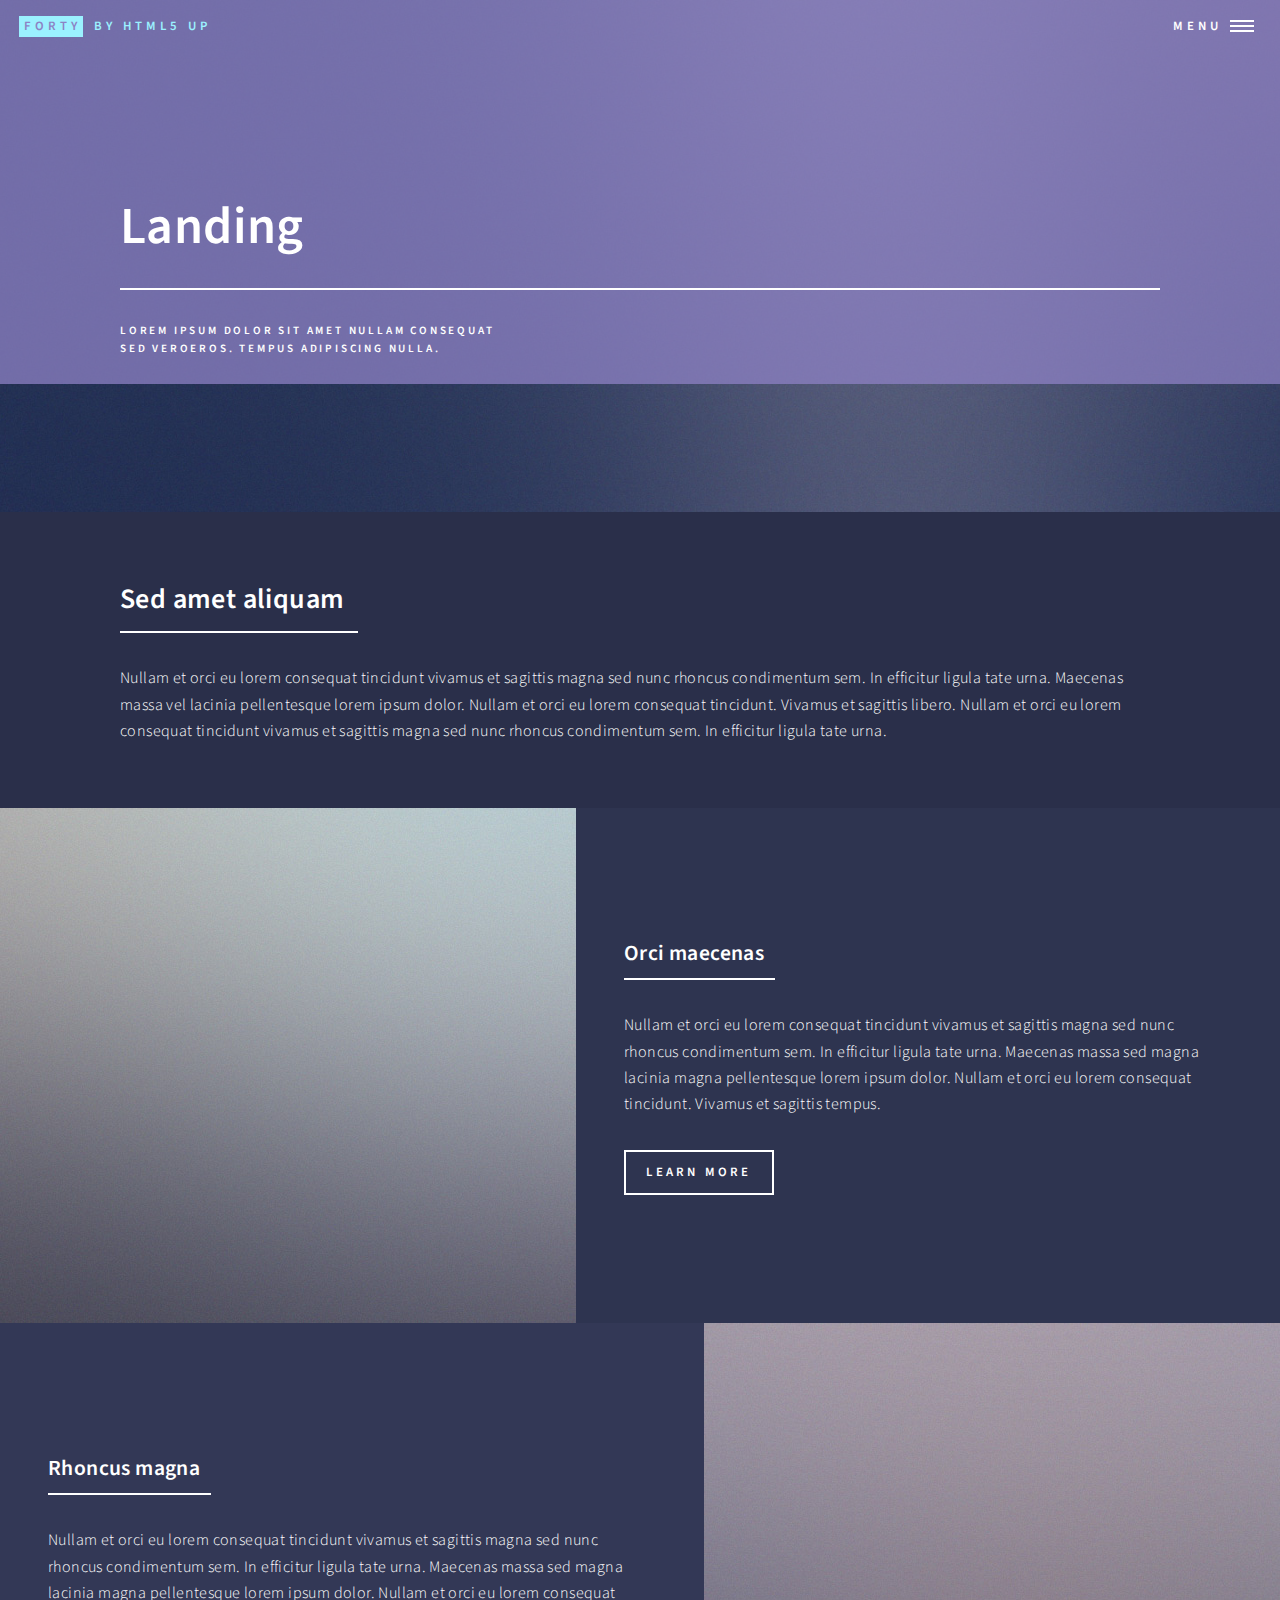
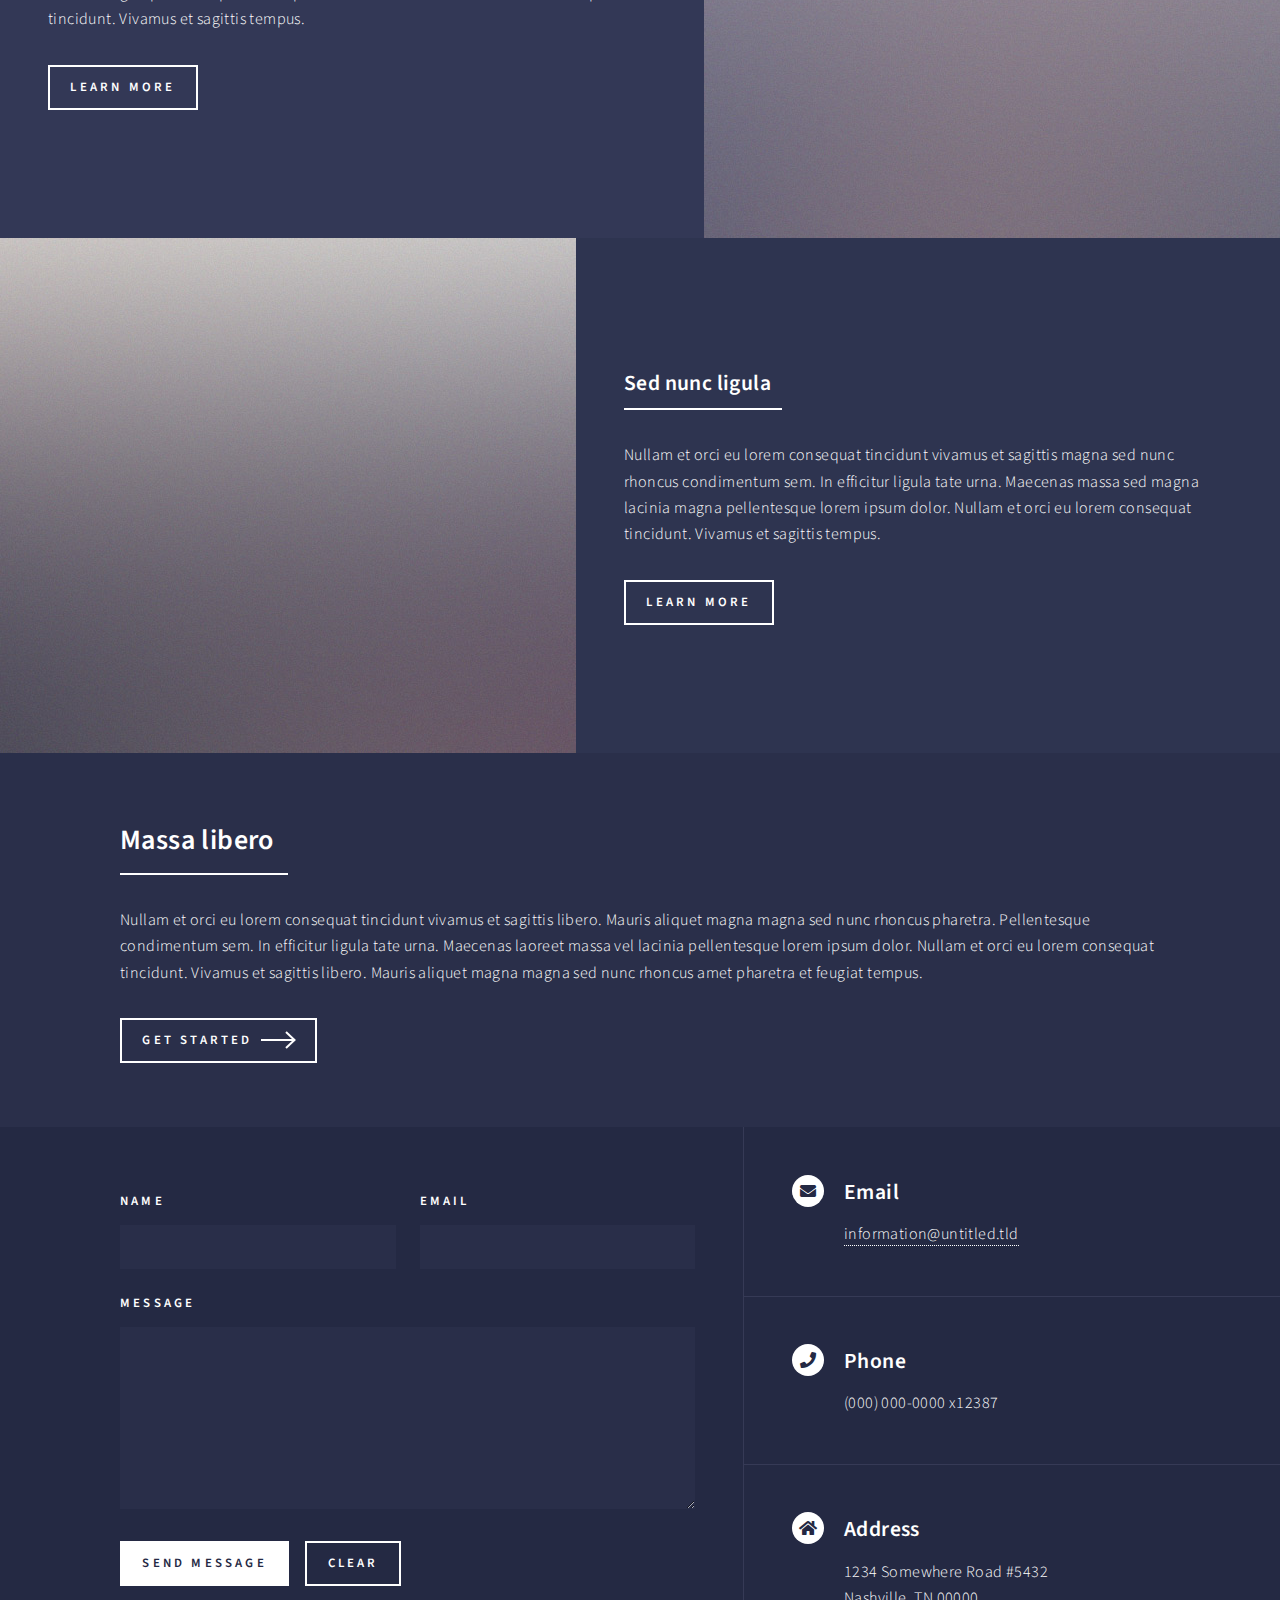
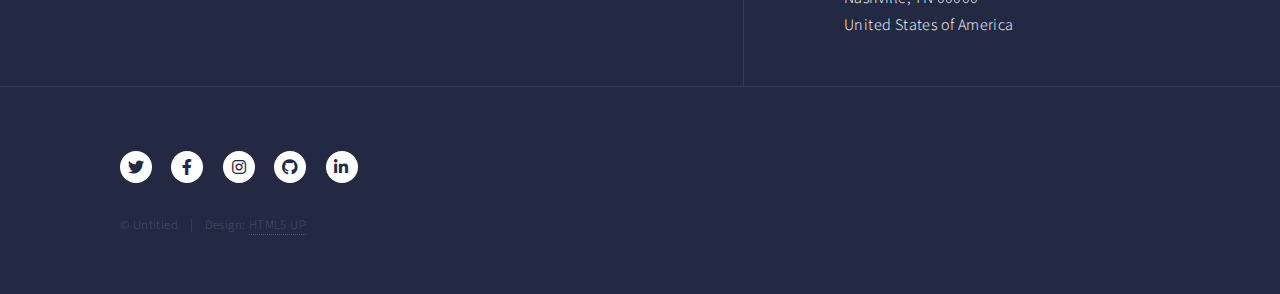
<file: landing.html>
<!DOCTYPE HTML>
<!--
	Forty by HTML5 UP
	html5up.net | @ajlkn
	Free for personal and commercial use under the CCA 3.0 license (html5up.net/license)
-->
<html>
	<head>
		<title>Landing - Forty by HTML5 UP</title>
		<meta charset="utf-8" />
		<meta name="viewport" content="width=device-width, initial-scale=1, user-scalable=no" />
		<link rel="stylesheet" href="assets/css/main.css" />
		<noscript><link rel="stylesheet" href="assets/css/noscript.css" /></noscript>
	</head>
	<body class="is-preload">

		<!-- Wrapper -->
			<div id="wrapper">

				<!-- Header -->
				<!-- Note: The "styleN" class below should match that of the banner element. -->
					<header id="header" class="alt style2">
						<a href="index.html" class="logo"><strong>Forty</strong> <span>by HTML5 UP</span></a>
						<nav>
							<a href="#menu">Menu</a>
						</nav>
					</header>

				<!-- Menu -->
					<nav id="menu">
						<ul class="links">
							<li><a href="index.html">Home</a></li>
							<li><a href="landing.html">Landing</a></li>
							<li><a href="generic.html">Generic</a></li>
							<li><a href="elements.html">Elements</a></li>
						</ul>
						<ul class="actions stacked">
							<li><a href="#" class="button primary fit">Get Started</a></li>
							<li><a href="#" class="button fit">Log In</a></li>
						</ul>
					</nav>

				<!-- Banner -->
				<!-- Note: The "styleN" class below should match that of the header element. -->
					<section id="banner" class="style2">
						<div class="inner">
							<span class="image">
								<img src="images/pic07.jpg" alt="" />
							</span>
							<header class="major">
								<h1>Landing</h1>
							</header>
							<div class="content">
								<p>Lorem ipsum dolor sit amet nullam consequat<br />
								sed veroeros. tempus adipiscing nulla.</p>
							</div>
						</div>
					</section>

				<!-- Main -->
					<div id="main">

						<!-- One -->
							<section id="one">
								<div class="inner">
									<header class="major">
										<h2>Sed amet aliquam</h2>
									</header>
									<p>Nullam et orci eu lorem consequat tincidunt vivamus et sagittis magna sed nunc rhoncus condimentum sem. In efficitur ligula tate urna. Maecenas massa vel lacinia pellentesque lorem ipsum dolor. Nullam et orci eu lorem consequat tincidunt. Vivamus et sagittis libero. Nullam et orci eu lorem consequat tincidunt vivamus et sagittis magna sed nunc rhoncus condimentum sem. In efficitur ligula tate urna.</p>
								</div>
							</section>

						<!-- Two -->
							<section id="two" class="spotlights">
								<section>
									<a href="generic.html" class="image">
										<img src="images/pic08.jpg" alt="" data-position="center center" />
									</a>
									<div class="content">
										<div class="inner">
											<header class="major">
												<h3>Orci maecenas</h3>
											</header>
											<p>Nullam et orci eu lorem consequat tincidunt vivamus et sagittis magna sed nunc rhoncus condimentum sem. In efficitur ligula tate urna. Maecenas massa sed magna lacinia magna pellentesque lorem ipsum dolor. Nullam et orci eu lorem consequat tincidunt. Vivamus et sagittis tempus.</p>
											<ul class="actions">
												<li><a href="generic.html" class="button">Learn more</a></li>
											</ul>
										</div>
									</div>
								</section>
								<section>
									<a href="generic.html" class="image">
										<img src="images/pic09.jpg" alt="" data-position="top center" />
									</a>
									<div class="content">
										<div class="inner">
											<header class="major">
												<h3>Rhoncus magna</h3>
											</header>
											<p>Nullam et orci eu lorem consequat tincidunt vivamus et sagittis magna sed nunc rhoncus condimentum sem. In efficitur ligula tate urna. Maecenas massa sed magna lacinia magna pellentesque lorem ipsum dolor. Nullam et orci eu lorem consequat tincidunt. Vivamus et sagittis tempus.</p>
											<ul class="actions">
												<li><a href="generic.html" class="button">Learn more</a></li>
											</ul>
										</div>
									</div>
								</section>
								<section>
									<a href="generic.html" class="image">
										<img src="images/pic10.jpg" alt="" data-position="25% 25%" />
									</a>
									<div class="content">
										<div class="inner">
											<header class="major">
												<h3>Sed nunc ligula</h3>
											</header>
											<p>Nullam et orci eu lorem consequat tincidunt vivamus et sagittis magna sed nunc rhoncus condimentum sem. In efficitur ligula tate urna. Maecenas massa sed magna lacinia magna pellentesque lorem ipsum dolor. Nullam et orci eu lorem consequat tincidunt. Vivamus et sagittis tempus.</p>
											<ul class="actions">
												<li><a href="generic.html" class="button">Learn more</a></li>
											</ul>
										</div>
									</div>
								</section>
							</section>

						<!-- Three -->
							<section id="three">
								<div class="inner">
									<header class="major">
										<h2>Massa libero</h2>
									</header>
									<p>Nullam et orci eu lorem consequat tincidunt vivamus et sagittis libero. Mauris aliquet magna magna sed nunc rhoncus pharetra. Pellentesque condimentum sem. In efficitur ligula tate urna. Maecenas laoreet massa vel lacinia pellentesque lorem ipsum dolor. Nullam et orci eu lorem consequat tincidunt. Vivamus et sagittis libero. Mauris aliquet magna magna sed nunc rhoncus amet pharetra et feugiat tempus.</p>
									<ul class="actions">
										<li><a href="generic.html" class="button next">Get Started</a></li>
									</ul>
								</div>
							</section>

					</div>

				<!-- Contact -->
					<section id="contact">
						<div class="inner">
							<section>
								<form method="post" action="#">
									<div class="fields">
										<div class="field half">
											<label for="name">Name</label>
											<input type="text" name="name" id="name" />
										</div>
										<div class="field half">
											<label for="email">Email</label>
											<input type="text" name="email" id="email" />
										</div>
										<div class="field">
											<label for="message">Message</label>
											<textarea name="message" id="message" rows="6"></textarea>
										</div>
									</div>
									<ul class="actions">
										<li><input type="submit" value="Send Message" class="primary" /></li>
										<li><input type="reset" value="Clear" /></li>
									</ul>
								</form>
							</section>
							<section class="split">
								<section>
									<div class="contact-method">
										<span class="icon solid alt fa-envelope"></span>
										<h3>Email</h3>
										<a href="#">information@untitled.tld</a>
									</div>
								</section>
								<section>
									<div class="contact-method">
										<span class="icon solid alt fa-phone"></span>
										<h3>Phone</h3>
										<span>(000) 000-0000 x12387</span>
									</div>
								</section>
								<section>
									<div class="contact-method">
										<span class="icon solid alt fa-home"></span>
										<h3>Address</h3>
										<span>1234 Somewhere Road #5432<br />
										Nashville, TN 00000<br />
										United States of America</span>
									</div>
								</section>
							</section>
						</div>
					</section>

				<!-- Footer -->
					<footer id="footer">
						<div class="inner">
							<ul class="icons">
								<li><a href="#" class="icon brands alt fa-twitter"><span class="label">Twitter</span></a></li>
								<li><a href="#" class="icon brands alt fa-facebook-f"><span class="label">Facebook</span></a></li>
								<li><a href="#" class="icon brands alt fa-instagram"><span class="label">Instagram</span></a></li>
								<li><a href="#" class="icon brands alt fa-github"><span class="label">GitHub</span></a></li>
								<li><a href="#" class="icon brands alt fa-linkedin-in"><span class="label">LinkedIn</span></a></li>
							</ul>
							<ul class="copyright">
								<li>&copy; Untitled</li><li>Design: <a href="https://html5up.net">HTML5 UP</a></li>
							</ul>
						</div>
					</footer>

			</div>

		<!-- Scripts -->
			<script src="assets/js/jquery.min.js"></script>
			<script src="assets/js/jquery.scrolly.min.js"></script>
			<script src="assets/js/jquery.scrollex.min.js"></script>
			<script src="assets/js/browser.min.js"></script>
			<script src="assets/js/breakpoints.min.js"></script>
			<script src="assets/js/util.js"></script>
			<script src="assets/js/main.js"></script>

	</body>
</html>
</file>
<file: assets/css/noscript.css>
/*
	Forty by HTML5 UP
	html5up.net | @ajlkn
	Free for personal and commercial use under the CCA 3.0 license (html5up.net/license)
*/

/* Banner */

	body.is-preload #banner:after {
		opacity: 0.85;
	}

	body.is-preload #banner > .inner {
		-moz-filter: none;
		-webkit-filter: none;
		-ms-filter: none;
		filter: none;
		-moz-transform: none;
		-webkit-transform: none;
		-ms-transform: none;
		transform: none;
		opacity: 1;
	}
</file>
<file: assets/css/main.css>
@import url(fontawesome-all.min.css);
@import url("https://fonts.googleapis.com/css?family=Source+Sans+Pro:300,300italic,600,600italic");

/*
	Forty by HTML5 UP
	html5up.net | @ajlkn
	Free for personal and commercial use under the CCA 3.0 license (html5up.net/license)
*/

html,
body,
div,
span,
applet,
object,
iframe,
h1,
h2,
h3,
h4,
h5,
h6,
p,
blockquote,
pre,
a,
abbr,
acronym,
address,
big,
cite,
code,
del,
dfn,
em,
img,
ins,
kbd,
q,
s,
samp,
small,
strike,
strong,
sub,
sup,
tt,
var,
b,
u,
i,
center,
dl,
dt,
dd,
ol,
ul,
li,
fieldset,
form,
label,
legend,
table,
caption,
tbody,
tfoot,
thead,
tr,
th,
td,
article,
aside,
canvas,
details,
embed,
figure,
figcaption,
footer,
header,
hgroup,
menu,
nav,
output,
ruby,
section,
summary,
time,
mark,
audio,
video {
  margin: 0;
  padding: 0;
  border: 0;
  font-size: 100%;
  font: inherit;
  vertical-align: baseline;
}

article,
aside,
details,
figcaption,
figure,
footer,
header,
hgroup,
menu,
nav,
section {
  display: block;
}

body {
  line-height: 1;
}

ol,
ul {
  list-style: none;
}

blockquote,
q {
  quotes: none;
}

blockquote:before,
blockquote:after,
q:before,
q:after {
  content: "";
  content: none;
}

table {
  border-collapse: collapse;
  border-spacing: 0;
}

body {
  -webkit-text-size-adjust: none;
}

mark {
  background-color: transparent;
  color: inherit;
}

input::-moz-focus-inner {
  border: 0;
  padding: 0;
}

input,
select,
textarea {
  -moz-appearance: none;
  -webkit-appearance: none;
  -ms-appearance: none;
  appearance: none;
}

/* Basic */

@-ms-viewport {
  width: device-width;
}

body {
  -ms-overflow-style: scrollbar;
}

@media screen and (max-width: 480px) {
  html,
  body {
    min-width: 320px;
  }
}

html {
  box-sizing: border-box;
}

*,
*:before,
*:after {
  box-sizing: inherit;
}

body {
  background: #242943;
}

body.is-preload *,
body.is-preload *:before,
body.is-preload *:after {
  -moz-animation: none !important;
  -webkit-animation: none !important;
  -ms-animation: none !important;
  animation: none !important;
  -moz-transition: none !important;
  -webkit-transition: none !important;
  -ms-transition: none !important;
  transition: none !important;
}

/* Type */

body,
input,
select,
textarea {
  color: #ffffff;
  font-family: "Source Sans Pro", Helvetica, sans-serif;
  font-size: 17pt;
  font-weight: 300;
  letter-spacing: 0.025em;
  line-height: 1.65;
}

@media screen and (max-width: 1680px) {
  body,
  input,
  select,
  textarea {
    font-size: 14pt;
  }
}

@media screen and (max-width: 1280px) {
  body,
  input,
  select,
  textarea {
    font-size: 12pt;
  }
}

@media screen and (max-width: 360px) {
  body,
  input,
  select,
  textarea {
    font-size: 11pt;
  }
}

a {
  -moz-transition: color 0.2s ease-in-out, border-bottom-color 0.2s ease-in-out;
  -webkit-transition: color 0.2s ease-in-out,
    border-bottom-color 0.2s ease-in-out;
  -ms-transition: color 0.2s ease-in-out, border-bottom-color 0.2s ease-in-out;
  transition: color 0.2s ease-in-out, border-bottom-color 0.2s ease-in-out;
  border-bottom: dotted 1px;
  color: inherit;
  text-decoration: none;
}

a:hover {
  border-bottom-color: transparent;
  color: #9bf1ff !important;
}

a:active {
  color: #53e3fb !important;
}

strong,
b {
  color: #ffffff;
  font-weight: 600;
}

em,
i {
  font-style: italic;
}

p {
  margin: 0 0 2em 0;
}

h1,
h2,
h3,
h4,
h5,
h6 {
  color: #ffffff;
  font-weight: 600;
  line-height: 1.65;
  margin: 0 0 1em 0;
}

h1 a,
h2 a,
h3 a,
h4 a,
h5 a,
h6 a {
  color: inherit;
  border-bottom: 0;
}

h1 {
  font-size: 2.5em;
}

h2 {
  font-size: 1.75em;
}

h3 {
  font-size: 1.35em;
}

h4 {
  font-size: 1.1em;
}

h5 {
  font-size: 0.9em;
}

h6 {
  font-size: 0.7em;
}

@media screen and (max-width: 736px) {
  h1 {
    font-size: 2em;
  }

  h2 {
    font-size: 1.5em;
  }

  h3 {
    font-size: 1.25em;
  }
}

sub {
  font-size: 0.8em;
  position: relative;
  top: 0.5em;
}

sup {
  font-size: 0.8em;
  position: relative;
  top: -0.5em;
}

blockquote {
  border-left: solid 4px rgba(212, 212, 255, 0.1);
  font-style: italic;
  margin: 0 0 2em 0;
  padding: 0.5em 0 0.5em 2em;
}

code {
  background: rgba(212, 212, 255, 0.035);
  font-family: "Courier New", monospace;
  font-size: 0.9em;
  margin: 0 0.25em;
  padding: 0.25em 0.65em;
}

pre {
  -webkit-overflow-scrolling: touch;
  font-family: "Courier New", monospace;
  font-size: 0.9em;
  margin: 0 0 2em 0;
}

pre code {
  display: block;
  line-height: 1.75;
  padding: 1em 1.5em;
  overflow-x: auto;
}

hr {
  border: 0;
  border-bottom: solid 1px rgba(212, 212, 255, 0.1);
  margin: 2em 0;
}

hr.major {
  margin: 3em 0;
}

.align-left {
  text-align: left;
}

.align-center {
  text-align: center;
}

.align-right {
  text-align: right;
}

/* Row */

.row {
  display: flex;
  flex-wrap: wrap;
  box-sizing: border-box;
  align-items: stretch;
}

.row > * {
  box-sizing: border-box;
}

.row.gtr-uniform > * > :last-child {
  margin-bottom: 0;
}

.row.aln-left {
  justify-content: flex-start;
}

.row.aln-center {
  justify-content: center;
}

.row.aln-right {
  justify-content: flex-end;
}

.row.aln-top {
  align-items: flex-start;
}

.row.aln-middle {
  align-items: center;
}

.row.aln-bottom {
  align-items: flex-end;
}

.row > .imp {
  order: -1;
}

.row > .col-1 {
  width: 8.33333%;
}

.row > .off-1 {
  margin-left: 8.33333%;
}

.row > .col-2 {
  width: 16.66667%;
}

.row > .off-2 {
  margin-left: 16.66667%;
}

.row > .col-3 {
  width: 25%;
}

.row > .off-3 {
  margin-left: 25%;
}

.row > .col-4 {
  width: 33.33333%;
}

.row > .off-4 {
  margin-left: 33.33333%;
}

.row > .col-5 {
  width: 41.66667%;
}

.row > .off-5 {
  margin-left: 41.66667%;
}

.row > .col-6 {
  width: 50%;
}

.row > .off-6 {
  margin-left: 50%;
}

.row > .col-7 {
  width: 58.33333%;
}

.row > .off-7 {
  margin-left: 58.33333%;
}

.row > .col-8 {
  width: 66.66667%;
}

.row > .off-8 {
  margin-left: 66.66667%;
}

.row > .col-9 {
  width: 75%;
}

.row > .off-9 {
  margin-left: 75%;
}

.row > .col-10 {
  width: 83.33333%;
}

.row > .off-10 {
  margin-left: 83.33333%;
}

.row > .col-11 {
  width: 91.66667%;
}

.row > .off-11 {
  margin-left: 91.66667%;
}

.row > .col-12 {
  width: 100%;
}

.row > .off-12 {
  margin-left: 100%;
}

.row.gtr-0 {
  margin-top: 0;
  margin-left: 0em;
}

.row.gtr-0 > * {
  padding: 0 0 0 0em;
}

.row.gtr-0.gtr-uniform {
  margin-top: 0em;
}

.row.gtr-0.gtr-uniform > * {
  padding-top: 0em;
}

.row.gtr-25 {
  margin-top: 0;
  margin-left: -0.5em;
}

.row.gtr-25 > * {
  padding: 0 0 0 0.5em;
}

.row.gtr-25.gtr-uniform {
  margin-top: -0.5em;
}

.row.gtr-25.gtr-uniform > * {
  padding-top: 0.5em;
}

.row.gtr-50 {
  margin-top: 0;
  margin-left: -1em;
}

.row.gtr-50 > * {
  padding: 0 0 0 1em;
}

.row.gtr-50.gtr-uniform {
  margin-top: -1em;
}

.row.gtr-50.gtr-uniform > * {
  padding-top: 1em;
}

.row {
  margin-top: 0;
  margin-left: -2em;
}

.row > * {
  padding: 0 0 0 2em;
}

.row.gtr-uniform {
  margin-top: -2em;
}

.row.gtr-uniform > * {
  padding-top: 2em;
}

.row.gtr-150 {
  margin-top: 0;
  margin-left: -3em;
}

.row.gtr-150 > * {
  padding: 0 0 0 3em;
}

.row.gtr-150.gtr-uniform {
  margin-top: -3em;
}

.row.gtr-150.gtr-uniform > * {
  padding-top: 3em;
}

.row.gtr-200 {
  margin-top: 0;
  margin-left: -4em;
}

.row.gtr-200 > * {
  padding: 0 0 0 4em;
}

.row.gtr-200.gtr-uniform {
  margin-top: -4em;
}

.row.gtr-200.gtr-uniform > * {
  padding-top: 4em;
}

@media screen and (max-width: 1680px) {
  .row {
    display: flex;
    flex-wrap: wrap;
    box-sizing: border-box;
    align-items: stretch;
  }

  .row > * {
    box-sizing: border-box;
  }

  .row.gtr-uniform > * > :last-child {
    margin-bottom: 0;
  }

  .row.aln-left {
    justify-content: flex-start;
  }

  .row.aln-center {
    justify-content: center;
  }

  .row.aln-right {
    justify-content: flex-end;
  }

  .row.aln-top {
    align-items: flex-start;
  }

  .row.aln-middle {
    align-items: center;
  }

  .row.aln-bottom {
    align-items: flex-end;
  }

  .row > .imp-xlarge {
    order: -1;
  }

  .row > .col-1-xlarge {
    width: 8.33333%;
  }

  .row > .off-1-xlarge {
    margin-left: 8.33333%;
  }

  .row > .col-2-xlarge {
    width: 16.66667%;
  }

  .row > .off-2-xlarge {
    margin-left: 16.66667%;
  }

  .row > .col-3-xlarge {
    width: 25%;
  }

  .row > .off-3-xlarge {
    margin-left: 25%;
  }

  .row > .col-4-xlarge {
    width: 33.33333%;
  }

  .row > .off-4-xlarge {
    margin-left: 33.33333%;
  }

  .row > .col-5-xlarge {
    width: 41.66667%;
  }

  .row > .off-5-xlarge {
    margin-left: 41.66667%;
  }

  .row > .col-6-xlarge {
    width: 50%;
  }

  .row > .off-6-xlarge {
    margin-left: 50%;
  }

  .row > .col-7-xlarge {
    width: 58.33333%;
  }

  .row > .off-7-xlarge {
    margin-left: 58.33333%;
  }

  .row > .col-8-xlarge {
    width: 66.66667%;
  }

  .row > .off-8-xlarge {
    margin-left: 66.66667%;
  }

  .row > .col-9-xlarge {
    width: 75%;
  }

  .row > .off-9-xlarge {
    margin-left: 75%;
  }

  .row > .col-10-xlarge {
    width: 83.33333%;
  }

  .row > .off-10-xlarge {
    margin-left: 83.33333%;
  }

  .row > .col-11-xlarge {
    width: 91.66667%;
  }

  .row > .off-11-xlarge {
    margin-left: 91.66667%;
  }

  .row > .col-12-xlarge {
    width: 100%;
  }

  .row > .off-12-xlarge {
    margin-left: 100%;
  }

  .row.gtr-0 {
    margin-top: 0;
    margin-left: 0em;
  }

  .row.gtr-0 > * {
    padding: 0 0 0 0em;
  }

  .row.gtr-0.gtr-uniform {
    margin-top: 0em;
  }

  .row.gtr-0.gtr-uniform > * {
    padding-top: 0em;
  }

  .row.gtr-25 {
    margin-top: 0;
    margin-left: -0.5em;
  }

  .row.gtr-25 > * {
    padding: 0 0 0 0.5em;
  }

  .row.gtr-25.gtr-uniform {
    margin-top: -0.5em;
  }

  .row.gtr-25.gtr-uniform > * {
    padding-top: 0.5em;
  }

  .row.gtr-50 {
    margin-top: 0;
    margin-left: -1em;
  }

  .row.gtr-50 > * {
    padding: 0 0 0 1em;
  }

  .row.gtr-50.gtr-uniform {
    margin-top: -1em;
  }

  .row.gtr-50.gtr-uniform > * {
    padding-top: 1em;
  }

  .row {
    margin-top: 0;
    margin-left: -2em;
  }

  .row > * {
    padding: 0 0 0 2em;
  }

  .row.gtr-uniform {
    margin-top: -2em;
  }

  .row.gtr-uniform > * {
    padding-top: 2em;
  }

  .row.gtr-150 {
    margin-top: 0;
    margin-left: -3em;
  }

  .row.gtr-150 > * {
    padding: 0 0 0 3em;
  }

  .row.gtr-150.gtr-uniform {
    margin-top: -3em;
  }

  .row.gtr-150.gtr-uniform > * {
    padding-top: 3em;
  }

  .row.gtr-200 {
    margin-top: 0;
    margin-left: -4em;
  }

  .row.gtr-200 > * {
    padding: 0 0 0 4em;
  }

  .row.gtr-200.gtr-uniform {
    margin-top: -4em;
  }

  .row.gtr-200.gtr-uniform > * {
    padding-top: 4em;
  }
}

@media screen and (max-width: 1280px) {
  .row {
    display: flex;
    flex-wrap: wrap;
    box-sizing: border-box;
    align-items: stretch;
  }

  .row > * {
    box-sizing: border-box;
  }

  .row.gtr-uniform > * > :last-child {
    margin-bottom: 0;
  }

  .row.aln-left {
    justify-content: flex-start;
  }

  .row.aln-center {
    justify-content: center;
  }

  .row.aln-right {
    justify-content: flex-end;
  }

  .row.aln-top {
    align-items: flex-start;
  }

  .row.aln-middle {
    align-items: center;
  }

  .row.aln-bottom {
    align-items: flex-end;
  }

  .row > .imp-large {
    order: -1;
  }

  .row > .col-1-large {
    width: 8.33333%;
  }

  .row > .off-1-large {
    margin-left: 8.33333%;
  }

  .row > .col-2-large {
    width: 16.66667%;
  }

  .row > .off-2-large {
    margin-left: 16.66667%;
  }

  .row > .col-3-large {
    width: 25%;
  }

  .row > .off-3-large {
    margin-left: 25%;
  }

  .row > .col-4-large {
    width: 33.33333%;
  }

  .row > .off-4-large {
    margin-left: 33.33333%;
  }

  .row > .col-5-large {
    width: 41.66667%;
  }

  .row > .off-5-large {
    margin-left: 41.66667%;
  }

  .row > .col-6-large {
    width: 50%;
  }

  .row > .off-6-large {
    margin-left: 50%;
  }

  .row > .col-7-large {
    width: 58.33333%;
  }

  .row > .off-7-large {
    margin-left: 58.33333%;
  }

  .row > .col-8-large {
    width: 66.66667%;
  }

  .row > .off-8-large {
    margin-left: 66.66667%;
  }

  .row > .col-9-large {
    width: 75%;
  }

  .row > .off-9-large {
    margin-left: 75%;
  }

  .row > .col-10-large {
    width: 83.33333%;
  }

  .row > .off-10-large {
    margin-left: 83.33333%;
  }

  .row > .col-11-large {
    width: 91.66667%;
  }

  .row > .off-11-large {
    margin-left: 91.66667%;
  }

  .row > .col-12-large {
    width: 100%;
  }

  .row > .off-12-large {
    margin-left: 100%;
  }

  .row.gtr-0 {
    margin-top: 0;
    margin-left: 0em;
  }

  .row.gtr-0 > * {
    padding: 0 0 0 0em;
  }

  .row.gtr-0.gtr-uniform {
    margin-top: 0em;
  }

  .row.gtr-0.gtr-uniform > * {
    padding-top: 0em;
  }

  .row.gtr-25 {
    margin-top: 0;
    margin-left: -0.375em;
  }

  .row.gtr-25 > * {
    padding: 0 0 0 0.375em;
  }

  .row.gtr-25.gtr-uniform {
    margin-top: -0.375em;
  }

  .row.gtr-25.gtr-uniform > * {
    padding-top: 0.375em;
  }

  .row.gtr-50 {
    margin-top: 0;
    margin-left: -0.75em;
  }

  .row.gtr-50 > * {
    padding: 0 0 0 0.75em;
  }

  .row.gtr-50.gtr-uniform {
    margin-top: -0.75em;
  }

  .row.gtr-50.gtr-uniform > * {
    padding-top: 0.75em;
  }

  .row {
    margin-top: 0;
    margin-left: -1.5em;
  }

  .row > * {
    padding: 0 0 0 1.5em;
  }

  .row.gtr-uniform {
    margin-top: -1.5em;
  }

  .row.gtr-uniform > * {
    padding-top: 1.5em;
  }

  .row.gtr-150 {
    margin-top: 0;
    margin-left: -2.25em;
  }

  .row.gtr-150 > * {
    padding: 0 0 0 2.25em;
  }

  .row.gtr-150.gtr-uniform {
    margin-top: -2.25em;
  }

  .row.gtr-150.gtr-uniform > * {
    padding-top: 2.25em;
  }

  .row.gtr-200 {
    margin-top: 0;
    margin-left: -3em;
  }

  .row.gtr-200 > * {
    padding: 0 0 0 3em;
  }

  .row.gtr-200.gtr-uniform {
    margin-top: -3em;
  }

  .row.gtr-200.gtr-uniform > * {
    padding-top: 3em;
  }
}

@media screen and (max-width: 980px) {
  .row {
    display: flex;
    flex-wrap: wrap;
    box-sizing: border-box;
    align-items: stretch;
  }

  .row > * {
    box-sizing: border-box;
  }

  .row.gtr-uniform > * > :last-child {
    margin-bottom: 0;
  }

  .row.aln-left {
    justify-content: flex-start;
  }

  .row.aln-center {
    justify-content: center;
  }

  .row.aln-right {
    justify-content: flex-end;
  }

  .row.aln-top {
    align-items: flex-start;
  }

  .row.aln-middle {
    align-items: center;
  }

  .row.aln-bottom {
    align-items: flex-end;
  }

  .row > .imp-medium {
    order: -1;
  }

  .row > .col-1-medium {
    width: 8.33333%;
  }

  .row > .off-1-medium {
    margin-left: 8.33333%;
  }

  .row > .col-2-medium {
    width: 16.66667%;
  }

  .row > .off-2-medium {
    margin-left: 16.66667%;
  }

  .row > .col-3-medium {
    width: 25%;
  }

  .row > .off-3-medium {
    margin-left: 25%;
  }

  .row > .col-4-medium {
    width: 33.33333%;
  }

  .row > .off-4-medium {
    margin-left: 33.33333%;
  }

  .row > .col-5-medium {
    width: 41.66667%;
  }

  .row > .off-5-medium {
    margin-left: 41.66667%;
  }

  .row > .col-6-medium {
    width: 50%;
  }

  .row > .off-6-medium {
    margin-left: 50%;
  }

  .row > .col-7-medium {
    width: 58.33333%;
  }

  .row > .off-7-medium {
    margin-left: 58.33333%;
  }

  .row > .col-8-medium {
    width: 66.66667%;
  }

  .row > .off-8-medium {
    margin-left: 66.66667%;
  }

  .row > .col-9-medium {
    width: 75%;
  }

  .row > .off-9-medium {
    margin-left: 75%;
  }

  .row > .col-10-medium {
    width: 83.33333%;
  }

  .row > .off-10-medium {
    margin-left: 83.33333%;
  }

  .row > .col-11-medium {
    width: 91.66667%;
  }

  .row > .off-11-medium {
    margin-left: 91.66667%;
  }

  .row > .col-12-medium {
    width: 100%;
  }

  .row > .off-12-medium {
    margin-left: 100%;
  }

  .row.gtr-0 {
    margin-top: 0;
    margin-left: 0em;
  }

  .row.gtr-0 > * {
    padding: 0 0 0 0em;
  }

  .row.gtr-0.gtr-uniform {
    margin-top: 0em;
  }

  .row.gtr-0.gtr-uniform > * {
    padding-top: 0em;
  }

  .row.gtr-25 {
    margin-top: 0;
    margin-left: -0.375em;
  }

  .row.gtr-25 > * {
    padding: 0 0 0 0.375em;
  }

  .row.gtr-25.gtr-uniform {
    margin-top: -0.375em;
  }

  .row.gtr-25.gtr-uniform > * {
    padding-top: 0.375em;
  }

  .row.gtr-50 {
    margin-top: 0;
    margin-left: -0.75em;
  }

  .row.gtr-50 > * {
    padding: 0 0 0 0.75em;
  }

  .row.gtr-50.gtr-uniform {
    margin-top: -0.75em;
  }

  .row.gtr-50.gtr-uniform > * {
    padding-top: 0.75em;
  }

  .row {
    margin-top: 0;
    margin-left: -1.5em;
  }

  .row > * {
    padding: 0 0 0 1.5em;
  }

  .row.gtr-uniform {
    margin-top: -1.5em;
  }

  .row.gtr-uniform > * {
    padding-top: 1.5em;
  }

  .row.gtr-150 {
    margin-top: 0;
    margin-left: -2.25em;
  }

  .row.gtr-150 > * {
    padding: 0 0 0 2.25em;
  }

  .row.gtr-150.gtr-uniform {
    margin-top: -2.25em;
  }

  .row.gtr-150.gtr-uniform > * {
    padding-top: 2.25em;
  }

  .row.gtr-200 {
    margin-top: 0;
    margin-left: -3em;
  }

  .row.gtr-200 > * {
    padding: 0 0 0 3em;
  }

  .row.gtr-200.gtr-uniform {
    margin-top: -3em;
  }

  .row.gtr-200.gtr-uniform > * {
    padding-top: 3em;
  }
}

@media screen and (max-width: 736px) {
  .row {
    display: flex;
    flex-wrap: wrap;
    box-sizing: border-box;
    align-items: stretch;
  }

  .row > * {
    box-sizing: border-box;
  }

  .row.gtr-uniform > * > :last-child {
    margin-bottom: 0;
  }

  .row.aln-left {
    justify-content: flex-start;
  }

  .row.aln-center {
    justify-content: center;
  }

  .row.aln-right {
    justify-content: flex-end;
  }

  .row.aln-top {
    align-items: flex-start;
  }

  .row.aln-middle {
    align-items: center;
  }

  .row.aln-bottom {
    align-items: flex-end;
  }

  .row > .imp-small {
    order: -1;
  }

  .row > .col-1-small {
    width: 8.33333%;
  }

  .row > .off-1-small {
    margin-left: 8.33333%;
  }

  .row > .col-2-small {
    width: 16.66667%;
  }

  .row > .off-2-small {
    margin-left: 16.66667%;
  }

  .row > .col-3-small {
    width: 25%;
  }

  .row > .off-3-small {
    margin-left: 25%;
  }

  .row > .col-4-small {
    width: 33.33333%;
  }

  .row > .off-4-small {
    margin-left: 33.33333%;
  }

  .row > .col-5-small {
    width: 41.66667%;
  }

  .row > .off-5-small {
    margin-left: 41.66667%;
  }

  .row > .col-6-small {
    width: 50%;
  }

  .row > .off-6-small {
    margin-left: 50%;
  }

  .row > .col-7-small {
    width: 58.33333%;
  }

  .row > .off-7-small {
    margin-left: 58.33333%;
  }

  .row > .col-8-small {
    width: 66.66667%;
  }

  .row > .off-8-small {
    margin-left: 66.66667%;
  }

  .row > .col-9-small {
    width: 75%;
  }

  .row > .off-9-small {
    margin-left: 75%;
  }

  .row > .col-10-small {
    width: 83.33333%;
  }

  .row > .off-10-small {
    margin-left: 83.33333%;
  }

  .row > .col-11-small {
    width: 91.66667%;
  }

  .row > .off-11-small {
    margin-left: 91.66667%;
  }

  .row > .col-12-small {
    width: 100%;
  }

  .row > .off-12-small {
    margin-left: 100%;
  }

  .row.gtr-0 {
    margin-top: 0;
    margin-left: 0em;
  }

  .row.gtr-0 > * {
    padding: 0 0 0 0em;
  }

  .row.gtr-0.gtr-uniform {
    margin-top: 0em;
  }

  .row.gtr-0.gtr-uniform > * {
    padding-top: 0em;
  }

  .row.gtr-25 {
    margin-top: 0;
    margin-left: -0.3125em;
  }

  .row.gtr-25 > * {
    padding: 0 0 0 0.3125em;
  }

  .row.gtr-25.gtr-uniform {
    margin-top: -0.3125em;
  }

  .row.gtr-25.gtr-uniform > * {
    padding-top: 0.3125em;
  }

  .row.gtr-50 {
    margin-top: 0;
    margin-left: -0.625em;
  }

  .row.gtr-50 > * {
    padding: 0 0 0 0.625em;
  }

  .row.gtr-50.gtr-uniform {
    margin-top: -0.625em;
  }

  .row.gtr-50.gtr-uniform > * {
    padding-top: 0.625em;
  }

  .row {
    margin-top: 0;
    margin-left: -1.25em;
  }

  .row > * {
    padding: 0 0 0 1.25em;
  }

  .row.gtr-uniform {
    margin-top: -1.25em;
  }

  .row.gtr-uniform > * {
    padding-top: 1.25em;
  }

  .row.gtr-150 {
    margin-top: 0;
    margin-left: -1.875em;
  }

  .row.gtr-150 > * {
    padding: 0 0 0 1.875em;
  }

  .row.gtr-150.gtr-uniform {
    margin-top: -1.875em;
  }

  .row.gtr-150.gtr-uniform > * {
    padding-top: 1.875em;
  }

  .row.gtr-200 {
    margin-top: 0;
    margin-left: -2.5em;
  }

  .row.gtr-200 > * {
    padding: 0 0 0 2.5em;
  }

  .row.gtr-200.gtr-uniform {
    margin-top: -2.5em;
  }

  .row.gtr-200.gtr-uniform > * {
    padding-top: 2.5em;
  }
}

@media screen and (max-width: 480px) {
  .row {
    display: flex;
    flex-wrap: wrap;
    box-sizing: border-box;
    align-items: stretch;
  }

  .row > * {
    box-sizing: border-box;
  }

  .row.gtr-uniform > * > :last-child {
    margin-bottom: 0;
  }

  .row.aln-left {
    justify-content: flex-start;
  }

  .row.aln-center {
    justify-content: center;
  }

  .row.aln-right {
    justify-content: flex-end;
  }

  .row.aln-top {
    align-items: flex-start;
  }

  .row.aln-middle {
    align-items: center;
  }

  .row.aln-bottom {
    align-items: flex-end;
  }

  .row > .imp-xsmall {
    order: -1;
  }

  .row > .col-1-xsmall {
    width: 8.33333%;
  }

  .row > .off-1-xsmall {
    margin-left: 8.33333%;
  }

  .row > .col-2-xsmall {
    width: 16.66667%;
  }

  .row > .off-2-xsmall {
    margin-left: 16.66667%;
  }

  .row > .col-3-xsmall {
    width: 25%;
  }

  .row > .off-3-xsmall {
    margin-left: 25%;
  }

  .row > .col-4-xsmall {
    width: 33.33333%;
  }

  .row > .off-4-xsmall {
    margin-left: 33.33333%;
  }

  .row > .col-5-xsmall {
    width: 41.66667%;
  }

  .row > .off-5-xsmall {
    margin-left: 41.66667%;
  }

  .row > .col-6-xsmall {
    width: 50%;
  }

  .row > .off-6-xsmall {
    margin-left: 50%;
  }

  .row > .col-7-xsmall {
    width: 58.33333%;
  }

  .row > .off-7-xsmall {
    margin-left: 58.33333%;
  }

  .row > .col-8-xsmall {
    width: 66.66667%;
  }

  .row > .off-8-xsmall {
    margin-left: 66.66667%;
  }

  .row > .col-9-xsmall {
    width: 75%;
  }

  .row > .off-9-xsmall {
    margin-left: 75%;
  }

  .row > .col-10-xsmall {
    width: 83.33333%;
  }

  .row > .off-10-xsmall {
    margin-left: 83.33333%;
  }

  .row > .col-11-xsmall {
    width: 91.66667%;
  }

  .row > .off-11-xsmall {
    margin-left: 91.66667%;
  }

  .row > .col-12-xsmall {
    width: 100%;
  }

  .row > .off-12-xsmall {
    margin-left: 100%;
  }

  .row.gtr-0 {
    margin-top: 0;
    margin-left: 0em;
  }

  .row.gtr-0 > * {
    padding: 0 0 0 0em;
  }

  .row.gtr-0.gtr-uniform {
    margin-top: 0em;
  }

  .row.gtr-0.gtr-uniform > * {
    padding-top: 0em;
  }

  .row.gtr-25 {
    margin-top: 0;
    margin-left: -0.3125em;
  }

  .row.gtr-25 > * {
    padding: 0 0 0 0.3125em;
  }

  .row.gtr-25.gtr-uniform {
    margin-top: -0.3125em;
  }

  .row.gtr-25.gtr-uniform > * {
    padding-top: 0.3125em;
  }

  .row.gtr-50 {
    margin-top: 0;
    margin-left: -0.625em;
  }

  .row.gtr-50 > * {
    padding: 0 0 0 0.625em;
  }

  .row.gtr-50.gtr-uniform {
    margin-top: -0.625em;
  }

  .row.gtr-50.gtr-uniform > * {
    padding-top: 0.625em;
  }

  .row {
    margin-top: 0;
    margin-left: -1.25em;
  }

  .row > * {
    padding: 0 0 0 1.25em;
  }

  .row.gtr-uniform {
    margin-top: -1.25em;
  }

  .row.gtr-uniform > * {
    padding-top: 1.25em;
  }

  .row.gtr-150 {
    margin-top: 0;
    margin-left: -1.875em;
  }

  .row.gtr-150 > * {
    padding: 0 0 0 1.875em;
  }

  .row.gtr-150.gtr-uniform {
    margin-top: -1.875em;
  }

  .row.gtr-150.gtr-uniform > * {
    padding-top: 1.875em;
  }

  .row.gtr-200 {
    margin-top: 0;
    margin-left: -2.5em;
  }

  .row.gtr-200 > * {
    padding: 0 0 0 2.5em;
  }

  .row.gtr-200.gtr-uniform {
    margin-top: -2.5em;
  }

  .row.gtr-200.gtr-uniform > * {
    padding-top: 2.5em;
  }
}

/* Section/Article */

section.special,
article.special {
  text-align: center;
}

header.major {
  width: -moz-max-content;
  width: -webkit-max-content;
  width: -ms-max-content;
  width: max-content;
  margin-bottom: 2em;
}

header.major > :first-child {
  margin-bottom: 0;
  width: calc(100% + 0.5em);
}

header.major > :first-child:after {
  content: "";
  background-color: #ffffff;
  display: block;
  height: 2px;
  margin: 0.325em 0 0.5em 0;
  width: 100%;
}

header.major > p {
  font-size: 0.7em;
  font-weight: 600;
  letter-spacing: 0.25em;
  margin-bottom: 0;
  text-transform: uppercase;
}

body.is-ie header.major > :first-child:after {
  max-width: 9em;
}

body.is-ie header.major > h1:after {
  max-width: 100% !important;
}

@media screen and (max-width: 736px) {
  header.major > p br {
    display: none;
  }
}

/* Form */

form {
  margin: 0 0 2em 0;
}

form > :last-child {
  margin-bottom: 0;
}

form > .fields {
  display: -moz-flex;
  display: -webkit-flex;
  display: -ms-flex;
  display: flex;
  -moz-flex-wrap: wrap;
  -webkit-flex-wrap: wrap;
  -ms-flex-wrap: wrap;
  flex-wrap: wrap;
  width: calc(100% + 3em);
  margin: -1.5em 0 2em -1.5em;
}

form > .fields > .field {
  -moz-flex-grow: 0;
  -webkit-flex-grow: 0;
  -ms-flex-grow: 0;
  flex-grow: 0;
  -moz-flex-shrink: 0;
  -webkit-flex-shrink: 0;
  -ms-flex-shrink: 0;
  flex-shrink: 0;
  padding: 1.5em 0 0 1.5em;
  width: calc(100% - 1.5em);
}

form > .fields > .field.half {
  width: calc(50% - 0.75em);
}

form > .fields > .field.third {
  width: calc(100% / 3 - 0.5em);
}

form > .fields > .field.quarter {
  width: calc(25% - 0.375em);
}

@media screen and (max-width: 480px) {
  form > .fields {
    width: calc(100% + 3em);
    margin: -1.5em 0 2em -1.5em;
  }

  form > .fields > .field {
    padding: 1.5em 0 0 1.5em;
    width: calc(100% - 1.5em);
  }

  form > .fields > .field.half {
    width: calc(100% - 1.5em);
  }

  form > .fields > .field.third {
    width: calc(100% - 1.5em);
  }

  form > .fields > .field.quarter {
    width: calc(100% - 1.5em);
  }
}

label {
  color: #ffffff;
  display: block;
  font-size: 0.8em;
  font-weight: 600;
  letter-spacing: 0.25em;
  margin: 0 0 1em 0;
  text-transform: uppercase;
}

input[type="text"],
input[type="password"],
input[type="email"],
input[type="tel"],
input[type="search"],
input[type="url"],
select,
textarea {
  -moz-appearance: none;
  -webkit-appearance: none;
  -ms-appearance: none;
  appearance: none;
  background: rgba(212, 212, 255, 0.035);
  border: none;
  border-radius: 0;
  color: inherit;
  display: block;
  outline: 0;
  padding: 0 1em;
  text-decoration: none;
  width: 100%;
}

input[type="text"]:invalid,
input[type="password"]:invalid,
input[type="email"]:invalid,
input[type="tel"]:invalid,
input[type="search"]:invalid,
input[type="url"]:invalid,
select:invalid,
textarea:invalid {
  box-shadow: none;
}

input[type="text"]:focus,
input[type="password"]:focus,
input[type="email"]:focus,
input[type="tel"]:focus,
input[type="search"]:focus,
input[type="url"]:focus,
select:focus,
textarea:focus {
  border-color: #9bf1ff;
  box-shadow: 0 0 0 2px #9bf1ff;
}

select {
  background-image: url("data:image/svg+xml;charset=utf8,%3Csvg xmlns='http://www.w3.org/2000/svg' width='40' height='40' preserveAspectRatio='none' viewBox='0 0 40 40'%3E%3Cpath d='M9.4,12.3l10.4,10.4l10.4-10.4c0.2-0.2,0.5-0.4,0.9-0.4c0.3,0,0.6,0.1,0.9,0.4l3.3,3.3c0.2,0.2,0.4,0.5,0.4,0.9 c0,0.4-0.1,0.6-0.4,0.9L20.7,31.9c-0.2,0.2-0.5,0.4-0.9,0.4c-0.3,0-0.6-0.1-0.9-0.4L4.3,17.3c-0.2-0.2-0.4-0.5-0.4-0.9 c0-0.4,0.1-0.6,0.4-0.9l3.3-3.3c0.2-0.2,0.5-0.4,0.9-0.4S9.1,12.1,9.4,12.3z' fill='rgba(212, 212, 255, 0.1)' /%3E%3C/svg%3E");
  background-size: 1.25rem;
  background-repeat: no-repeat;
  background-position: calc(100% - 1rem) center;
  height: 2.75em;
  padding-right: 2.75em;
  text-overflow: ellipsis;
}

select option {
  color: #ffffff;
  background: #242943;
}

select:focus::-ms-value {
  background-color: transparent;
}

select::-ms-expand {
  display: none;
}

input[type="text"],
input[type="password"],
input[type="email"],
input[type="tel"],
input[type="search"],
input[type="url"],
select {
  height: 2.75em;
}

textarea {
  padding: 0.75em 1em;
}

input[type="checkbox"],
input[type="radio"] {
  -moz-appearance: none;
  -webkit-appearance: none;
  -ms-appearance: none;
  appearance: none;
  display: block;
  float: left;
  margin-right: -2em;
  opacity: 0;
  width: 1em;
  z-index: -1;
}

input[type="checkbox"] + label,
input[type="radio"] + label {
  text-decoration: none;
  color: #ffffff;
  cursor: pointer;
  display: inline-block;
  font-weight: 300;
  padding-left: 2.65em;
  padding-right: 0.75em;
  position: relative;
}

input[type="checkbox"] + label:before,
input[type="radio"] + label:before {
  -moz-osx-font-smoothing: grayscale;
  -webkit-font-smoothing: antialiased;
  display: inline-block;
  font-style: normal;
  font-variant: normal;
  text-rendering: auto;
  line-height: 1;
  text-transform: none !important;
  font-family: "Font Awesome 5 Free";
  font-weight: 900;
}

input[type="checkbox"] + label:before,
input[type="radio"] + label:before {
  background: rgba(212, 212, 255, 0.035);
  content: "";
  display: inline-block;
  font-size: 0.8em;
  height: 2.0625em;
  left: 0;
  letter-spacing: 0;
  line-height: 2.0625em;
  position: absolute;
  text-align: center;
  top: 0;
  width: 2.0625em;
}

input[type="checkbox"]:checked + label:before,
input[type="radio"]:checked + label:before {
  background: #ffffff;
  border-color: #9bf1ff;
  content: "\f00c";
  color: #242943;
}

input[type="checkbox"]:focus + label:before,
input[type="radio"]:focus + label:before {
  box-shadow: 0 0 0 2px #9bf1ff;
}

input[type="radio"] + label:before {
  border-radius: 100%;
}

::-webkit-input-placeholder {
  color: rgba(244, 244, 255, 0.2) !important;
  opacity: 1;
}

:-moz-placeholder {
  color: rgba(244, 244, 255, 0.2) !important;
  opacity: 1;
}

::-moz-placeholder {
  color: rgba(244, 244, 255, 0.2) !important;
  opacity: 1;
}

:-ms-input-placeholder {
  color: rgba(244, 244, 255, 0.2) !important;
  opacity: 1;
}

/* Box */

.box {
  border: solid 1px rgba(212, 212, 255, 0.1);
  margin-bottom: 2em;
  padding: 1.5em;
}

.box > :last-child,
.box > :last-child > :last-child,
.box > :last-child > :last-child > :last-child {
  margin-bottom: 0;
}

.box.alt {
  border: 0;
  border-radius: 0;
  padding: 0;
}

/* Icon */

.icon {
  text-decoration: none;
  border-bottom: none;
  position: relative;
}

.icon:before {
  -moz-osx-font-smoothing: grayscale;
  -webkit-font-smoothing: antialiased;
  display: inline-block;
  font-style: normal;
  font-variant: normal;
  text-rendering: auto;
  line-height: 1;
  text-transform: none !important;
  font-family: "Font Awesome 5 Free";
  font-weight: 400;
}

.icon > .label {
  display: none;
}

.icon:before {
  line-height: inherit;
}

.icon.solid:before {
  font-weight: 900;
}

.icon.brands:before {
  font-family: "Font Awesome 5 Brands";
}

.icon.alt:before {
  background-color: #ffffff;
  border-radius: 100%;
  color: #242943;
  display: inline-block;
  height: 2em;
  line-height: 2em;
  text-align: center;
  width: 2em;
}

a.icon.alt:before {
  -moz-transition: background-color 0.2s ease-in-out;
  -webkit-transition: background-color 0.2s ease-in-out;
  -ms-transition: background-color 0.2s ease-in-out;
  transition: background-color 0.2s ease-in-out;
}

a.icon.alt:hover:before {
  background-color: #6fc3df;
}

a.icon.alt:active:before {
  background-color: #37a6cb;
}

/* Image */

.image {
  border: 0;
  display: inline-block;
  position: relative;
}

.image img {
  display: block;
}

.image.left,
.image.right {
  max-width: 30%;
}

.image.left img,
.image.right img {
  width: 100%;
}

.image.left {
  float: left;
  margin: 0 1.5em 1.25em 0;
  top: 0.25em;
}

.image.right {
  float: right;
  margin: 0 0 1.25em 1.5em;
  top: 0.25em;
}

.image.fit {
  display: block;
  margin: 0 0 2em 0;
  width: 100%;
}

.image.fit img {
  width: 100%;
}

.image.main {
  display: block;
  margin: 2.5em 0;
  width: 100%;
}

.image.main img {
  width: 100%;
}

@media screen and (max-width: 736px) {
  .image.main {
    margin: 1.5em 0;
  }
}

/* List */

ol {
  list-style: decimal;
  margin: 0 0 2em 0;
  padding-left: 1.25em;
}

ol li {
  padding-left: 0.25em;
}

ul {
  list-style: disc;
  margin: 0 0 2em 0;
  padding-left: 1em;
}

ul li {
  padding-left: 0.5em;
}

ul.alt {
  list-style: none;
  padding-left: 0;
}

ul.alt li {
  border-top: solid 1px rgba(212, 212, 255, 0.1);
  padding: 0.5em 0;
}

ul.alt li:first-child {
  border-top: 0;
  padding-top: 0;
}

dl {
  margin: 0 0 2em 0;
}

dl dt {
  display: block;
  font-weight: 600;
  margin: 0 0 1em 0;
}

dl dd {
  margin-left: 2em;
}

/* Actions */

ul.actions {
  display: -moz-flex;
  display: -webkit-flex;
  display: -ms-flex;
  display: flex;
  cursor: default;
  list-style: none;
  margin-left: -1em;
  padding-left: 0;
}

ul.actions li {
  padding: 0 0 0 1em;
  vertical-align: middle;
}

ul.actions.special {
  -moz-justify-content: center;
  -webkit-justify-content: center;
  -ms-justify-content: center;
  justify-content: center;
  width: 100%;
  margin-left: 0;
}

ul.actions.special li:first-child {
  padding-left: 0;
}

ul.actions.stacked {
  -moz-flex-direction: column;
  -webkit-flex-direction: column;
  -ms-flex-direction: column;
  flex-direction: column;
  margin-left: 0;
}

ul.actions.stacked li {
  padding: 1.3em 0 0 0;
}

ul.actions.stacked li:first-child {
  padding-top: 0;
}

ul.actions.fit {
  width: calc(100% + 1em);
}

ul.actions.fit li {
  -moz-flex-grow: 1;
  -webkit-flex-grow: 1;
  -ms-flex-grow: 1;
  flex-grow: 1;
  -moz-flex-shrink: 1;
  -webkit-flex-shrink: 1;
  -ms-flex-shrink: 1;
  flex-shrink: 1;
  width: 100%;
}

ul.actions.fit li > * {
  width: 100%;
}

ul.actions.fit.stacked {
  width: 100%;
}

/* Icons */

ul.icons {
  cursor: default;
  list-style: none;
  padding-left: 0;
}

ul.icons li {
  display: inline-block;
  padding: 0 1em 0 0;
}

ul.icons li:last-child {
  padding-right: 0;
}

@media screen and (max-width: 736px) {
  ul.icons li {
    padding: 0 0.75em 0 0;
  }
}

/* Pagination */

ul.pagination {
  cursor: default;
  list-style: none;
  padding-left: 0;
}

ul.pagination li {
  display: inline-block;
  padding-left: 0;
  vertical-align: middle;
}

ul.pagination li > .page {
  -moz-transition: background-color 0.2s ease-in-out, color 0.2s ease-in-out;
  -webkit-transition: background-color 0.2s ease-in-out, color 0.2s ease-in-out;
  -ms-transition: background-color 0.2s ease-in-out, color 0.2s ease-in-out;
  transition: background-color 0.2s ease-in-out, color 0.2s ease-in-out;
  border-bottom: 0;
  display: inline-block;
  font-size: 0.8em;
  font-weight: 600;
  height: 1.5em;
  line-height: 1.5em;
  margin: 0 0.125em;
  min-width: 1.5em;
  padding: 0 0.5em;
  text-align: center;
}

ul.pagination li > .page.active {
  background-color: #ffffff;
  color: #242943;
}

ul.pagination li > .page.active:hover {
  background-color: #9bf1ff;
  color: #242943 !important;
}

ul.pagination li > .page.active:active {
  background-color: #53e3fb;
}

ul.pagination li:first-child {
  padding-right: 0.75em;
}

ul.pagination li:last-child {
  padding-left: 0.75em;
}

@media screen and (max-width: 480px) {
  ul.pagination li:nth-child(n + 2):nth-last-child(n + 2) {
    display: none;
  }

  ul.pagination li:first-child {
    padding-right: 0;
  }
}

/* Table */

.table-wrapper {
  -webkit-overflow-scrolling: touch;
  overflow-x: auto;
}

table {
  margin: 0 0 2em 0;
  width: 100%;
}

table tbody tr {
  border: solid 1px rgba(212, 212, 255, 0.1);
  border-left: 0;
  border-right: 0;
}

table tbody tr:nth-child(2n + 1) {
  background-color: rgba(212, 212, 255, 0.035);
}

table td {
  padding: 0.75em 0.75em;
}

table th {
  color: #ffffff;
  font-size: 0.9em;
  font-weight: 600;
  padding: 0 0.75em 0.75em 0.75em;
  text-align: left;
}

table thead {
  border-bottom: solid 2px rgba(212, 212, 255, 0.1);
}

table tfoot {
  border-top: solid 2px rgba(212, 212, 255, 0.1);
}

table.alt {
  border-collapse: separate;
}

table.alt tbody tr td {
  border: solid 1px rgba(212, 212, 255, 0.1);
  border-left-width: 0;
  border-top-width: 0;
}

table.alt tbody tr td:first-child {
  border-left-width: 1px;
}

table.alt tbody tr:first-child td {
  border-top-width: 1px;
}

table.alt thead {
  border-bottom: 0;
}

table.alt tfoot {
  border-top: 0;
}

/* Button */

input[type="submit"],
input[type="reset"],
input[type="button"],
button,
.button {
  -moz-appearance: none;
  -webkit-appearance: none;
  -ms-appearance: none;
  appearance: none;
  -moz-transition: background-color 0.2s ease-in-out,
    box-shadow 0.2s ease-in-out, color 0.2s ease-in-out;
  -webkit-transition: background-color 0.2s ease-in-out,
    box-shadow 0.2s ease-in-out, color 0.2s ease-in-out;
  -ms-transition: background-color 0.2s ease-in-out, box-shadow 0.2s ease-in-out,
    color 0.2s ease-in-out;
  transition: background-color 0.2s ease-in-out, box-shadow 0.2s ease-in-out,
    color 0.2s ease-in-out;
  background-color: transparent;
  border: 0;
  border-radius: 0;
  box-shadow: inset 0 0 0 2px #ffffff;
  color: #ffffff;
  cursor: pointer;
  display: inline-block;
  font-size: 0.8em;
  font-weight: 600;
  height: 3.5em;
  letter-spacing: 0.25em;
  line-height: 3.5em;
  padding: 0 1.75em;
  text-align: center;
  text-decoration: none;
  text-transform: uppercase;
  white-space: nowrap;
}

input[type="submit"]:hover,
input[type="submit"]:active,
input[type="reset"]:hover,
input[type="reset"]:active,
input[type="button"]:hover,
input[type="button"]:active,
button:hover,
button:active,
.button:hover,
.button:active {
  box-shadow: inset 0 0 0 2px #9bf1ff;
  color: #9bf1ff;
}

input[type="submit"]:active,
input[type="reset"]:active,
input[type="button"]:active,
button:active,
.button:active {
  background-color: rgba(155, 241, 255, 0.1);
  box-shadow: inset 0 0 0 2px #53e3fb;
  color: #53e3fb;
}

input[type="submit"].icon:before,
input[type="reset"].icon:before,
input[type="button"].icon:before,
button.icon:before,
.button.icon:before {
  margin-right: 0.5em;
}

input[type="submit"].fit,
input[type="reset"].fit,
input[type="button"].fit,
button.fit,
.button.fit {
  width: 100%;
}

input[type="submit"].small,
input[type="reset"].small,
input[type="button"].small,
button.small,
.button.small {
  font-size: 0.6em;
}

input[type="submit"].large,
input[type="reset"].large,
input[type="button"].large,
button.large,
.button.large {
  font-size: 1.25em;
  height: 3em;
  line-height: 3em;
}

input[type="submit"].next,
input[type="reset"].next,
input[type="button"].next,
button.next,
.button.next {
  padding-right: 4.5em;
  position: relative;
}

input[type="submit"].next:before,
input[type="submit"].next:after,
input[type="reset"].next:before,
input[type="reset"].next:after,
input[type="button"].next:before,
input[type="button"].next:after,
button.next:before,
button.next:after,
.button.next:before,
.button.next:after {
  -moz-transition: opacity 0.2s ease-in-out;
  -webkit-transition: opacity 0.2s ease-in-out;
  -ms-transition: opacity 0.2s ease-in-out;
  transition: opacity 0.2s ease-in-out;
  background-position: center right;
  background-repeat: no-repeat;
  background-size: 36px 24px;
  content: "";
  display: block;
  height: 100%;
  position: absolute;
  right: 1.5em;
  top: 0;
  vertical-align: middle;
  width: 36px;
}

input[type="submit"].next:before,
input[type="reset"].next:before,
input[type="button"].next:before,
button.next:before,
.button.next:before {
  background-image: url("data:image/svg+xml;charset=utf8,%3Csvg xmlns='http://www.w3.org/2000/svg' xmlns:xlink='http://www.w3.org/1999/xlink' width='36px' height='24px' viewBox='0 0 36 24' zoomAndPan='disable'%3E%3Cstyle%3Eline %7B stroke: %23ffffff%3B stroke-width: 2px%3B %7D%3C/style%3E%3Cline x1='0' y1='12' x2='34' y2='12' /%3E%3Cline x1='25' y1='4' x2='34' y2='12.5' /%3E%3Cline x1='25' y1='20' x2='34' y2='11.5' /%3E%3C/svg%3E");
}

input[type="submit"].next:after,
input[type="reset"].next:after,
input[type="button"].next:after,
button.next:after,
.button.next:after {
  background-image: url("data:image/svg+xml;charset=utf8,%3Csvg xmlns='http://www.w3.org/2000/svg' xmlns:xlink='http://www.w3.org/1999/xlink' width='36px' height='24px' viewBox='0 0 36 24' zoomAndPan='disable'%3E%3Cstyle%3Eline %7B stroke: %239bf1ff%3B stroke-width: 2px%3B %7D%3C/style%3E%3Cline x1='0' y1='12' x2='34' y2='12' /%3E%3Cline x1='25' y1='4' x2='34' y2='12.5' /%3E%3Cline x1='25' y1='20' x2='34' y2='11.5' /%3E%3C/svg%3E");
  opacity: 0;
  z-index: 1;
}

input[type="submit"].next:hover:after,
input[type="submit"].next:active:after,
input[type="reset"].next:hover:after,
input[type="reset"].next:active:after,
input[type="button"].next:hover:after,
input[type="button"].next:active:after,
button.next:hover:after,
button.next:active:after,
.button.next:hover:after,
.button.next:active:after {
  opacity: 1;
}

@media screen and (max-width: 1280px) {
  input[type="submit"].next,
  input[type="reset"].next,
  input[type="button"].next,
  button.next,
  .button.next {
    padding-right: 5em;
  }
}

input[type="submit"].primary,
input[type="reset"].primary,
input[type="button"].primary,
button.primary,
.button.primary {
  background-color: #ffffff;
  box-shadow: none;
  color: #242943;
}

input[type="submit"].primary:hover,
input[type="submit"].primary:active,
input[type="reset"].primary:hover,
input[type="reset"].primary:active,
input[type="button"].primary:hover,
input[type="button"].primary:active,
button.primary:hover,
button.primary:active,
.button.primary:hover,
.button.primary:active {
  background-color: #9bf1ff;
  color: #242943 !important;
}

input[type="submit"].primary:active,
input[type="reset"].primary:active,
input[type="button"].primary:active,
button.primary:active,
.button.primary:active {
  background-color: #53e3fb;
}

input[type="submit"].disabled,
input[type="submit"]:disabled,
input[type="reset"].disabled,
input[type="reset"]:disabled,
input[type="button"].disabled,
input[type="button"]:disabled,
button.disabled,
button:disabled,
.button.disabled,
.button:disabled {
  pointer-events: none;
  cursor: default;
  opacity: 0.25;
}

/* Tiles */

.tiles {
  display: -moz-flex;
  display: -webkit-flex;
  display: -ms-flex;
  display: flex;
  -moz-flex-wrap: wrap;
  -webkit-flex-wrap: wrap;
  -ms-flex-wrap: wrap;
  flex-wrap: wrap;
  border-top: 0 !important;
}

.tiles + * {
  border-top: 0 !important;
}

.tiles article {
  -moz-align-items: center;
  -webkit-align-items: center;
  -ms-align-items: center;
  align-items: center;
  display: -moz-flex;
  display: -webkit-flex;
  display: -ms-flex;
  display: flex;
  -moz-transition: -moz-transform 0.25s ease, opacity 0.25s ease,
    -moz-filter 1s ease, -webkit-filter 1s ease;
  -webkit-transition: -webkit-transform 0.25s ease, opacity 0.25s ease,
    -webkit-filter 1s ease, -webkit-filter 1s ease;
  -ms-transition: -ms-transform 0.25s ease, opacity 0.25s ease,
    -ms-filter 1s ease, -webkit-filter 1s ease;
  transition: transform 0.25s ease, opacity 0.25s ease, filter 1s ease,
    -webkit-filter 1s ease;
  padding: 4em 4em 2em 4em;
  background-position: center;
  background-repeat: no-repeat;
  background-size: cover;
  cursor: default;
  height: 40vh;
  max-height: 40em;
  min-height: 23em;
  overflow: hidden;
  position: relative;
  width: 40%;
}

.tiles article .image {
  display: none;
}

.tiles article header {
  position: relative;
  z-index: 3;
}

.tiles article h3 {
  font-size: 1.75em;
}

.tiles article h3 a:hover {
  color: inherit !important;
}

.tiles article .link.primary {
  border: 0;
  height: 100%;
  left: 0;
  position: absolute;
  top: 0;
  width: 100%;
  z-index: 4;
}

.tiles article:before {
  -moz-transition: opacity 0.5s ease;
  -webkit-transition: opacity 0.5s ease;
  -ms-transition: opacity 0.5s ease;
  transition: opacity 0.5s ease;
  bottom: 0;
  content: "";
  display: block;
  height: 100%;
  left: 0;
  opacity: 0.85;
  position: absolute;
  width: 100%;
  z-index: 2;
}

.tiles article:after {
  background-color: rgba(36, 41, 67, 0.25);
  content: "";
  display: block;
  height: 100%;
  left: 0;
  position: absolute;
  top: 0;
  width: 100%;
  z-index: 1;
}

.tiles article:hover:before {
  opacity: 0;
}

.tiles article.is-transitioning {
  -moz-transform: scale(0.95);
  -webkit-transform: scale(0.95);
  -ms-transform: scale(0.95);
  transform: scale(0.95);
  -moz-filter: blur(0.5em);
  -webkit-filter: blur(0.5em);
  -ms-filter: blur(0.5em);
  filter: blur(0.5em);
  opacity: 0;
}

.tiles article:nth-child(4n - 1),
.tiles article:nth-child(4n - 2) {
  width: 60%;
}

.tiles article:nth-child(6n - 5):before {
  background-color: #6fc3df;
}

.tiles article:nth-child(6n - 4):before {
  background-color: #8d82c4;
}

.tiles article:nth-child(6n - 3):before {
  background-color: #ec8d81;
}

.tiles article:nth-child(6n - 2):before {
  background-color: #e7b788;
}

.tiles article:nth-child(6n - 1):before {
  background-color: #8ea9e8;
}

.tiles article:nth-child(6n):before {
  background-color: #87c5a4;
}

@media screen and (max-width: 1280px) {
  .tiles article {
    padding: 4em 3em 2em 3em;
    height: 30vh;
    max-height: 30em;
    min-height: 20em;
  }
}

@media screen and (max-width: 980px) {
  .tiles article {
    width: 50% !important;
  }
}

@media screen and (max-width: 736px) {
  .tiles article {
    padding: 3em 1.5em 1em 1.5em;
    height: 16em;
    max-height: none;
    min-height: 0;
  }

  .tiles article h3 {
    font-size: 1.5em;
  }
}

@media screen and (max-width: 480px) {
  .tiles {
    display: block;
  }

  .tiles article {
    height: 20em;
    width: 100% !important;
  }
}

/* Contact Method */

.contact-method {
  margin: 0 0 2em 0;
  padding-left: 3.25em;
  position: relative;
}

.contact-method .icon {
  left: 0;
  position: absolute;
  top: 0;
}

.contact-method h3 {
  margin: 0 0 0.5em 0;
}

/* Spotlights */

.spotlights {
  border-top: 0 !important;
}

.spotlights + * {
  border-top: 0 !important;
}

.spotlights > section {
  display: -moz-flex;
  display: -webkit-flex;
  display: -ms-flex;
  display: flex;
  -moz-flex-direction: row;
  -webkit-flex-direction: row;
  -ms-flex-direction: row;
  flex-direction: row;
  background-color: #2e3450;
}

.spotlights > section > .image {
  background-position: center center;
  background-size: cover;
  border-radius: 0;
  display: block;
  position: relative;
  width: 30%;
}

.spotlights > section > .image img {
  border-radius: 0;
  display: block;
  width: 100%;
}

.spotlights > section > .image:before {
  background: rgba(36, 41, 67, 0.9);
  content: "";
  display: block;
  height: 100%;
  left: 0;
  opacity: 0;
  position: absolute;
  top: 0;
  width: 100%;
}

.spotlights > section > .content {
  display: -moz-flex;
  display: -webkit-flex;
  display: -ms-flex;
  display: flex;
  -moz-flex-direction: column;
  -webkit-flex-direction: column;
  -ms-flex-direction: column;
  flex-direction: column;
  -moz-justify-content: center;
  -webkit-justify-content: center;
  -ms-justify-content: center;
  justify-content: center;
  -moz-align-items: center;
  -webkit-align-items: center;
  -ms-align-items: center;
  align-items: center;
  padding: 2em 3em 0.1em 3em;
  width: 70%;
}

.spotlights > section > .content > .inner {
  margin: 0 auto;
  max-width: 100%;
  width: 65em;
}

.spotlights > section:nth-child(2n) {
  -moz-flex-direction: row-reverse;
  -webkit-flex-direction: row-reverse;
  -ms-flex-direction: row-reverse;
  flex-direction: row-reverse;
  background-color: #333856;
}

.spotlights > section:nth-child(2n) > .content {
  -moz-align-items: -moz-flex-end;
  -webkit-align-items: -webkit-flex-end;
  -ms-align-items: -ms-flex-end;
  align-items: flex-end;
}

@media screen and (max-width: 1680px) {
  .spotlights > section > .image {
    width: 40%;
  }

  .spotlights > section > .content {
    width: 60%;
  }
}

@media screen and (max-width: 1280px) {
  .spotlights > section > .image {
    width: 45%;
  }

  .spotlights > section > .content {
    width: 55%;
  }
}

@media screen and (max-width: 980px) {
  .spotlights > section {
    display: block;
  }

  .spotlights > section > .image {
    width: 100%;
  }

  .spotlights > section > .content {
    padding: 4em 3em 2em 3em;
    width: 100%;
  }
}

@media screen and (max-width: 736px) {
  .spotlights > section > .content {
    padding: 3em 1.5em 1em 1.5em;
  }
}

/* Header */

@-moz-keyframes reveal-header {
  0% {
    top: -4em;
    opacity: 0;
  }

  100% {
    top: 0;
    opacity: 1;
  }
}

@-webkit-keyframes reveal-header {
  0% {
    top: -4em;
    opacity: 0;
  }

  100% {
    top: 0;
    opacity: 1;
  }
}

@-ms-keyframes reveal-header {
  0% {
    top: -4em;
    opacity: 0;
  }

  100% {
    top: 0;
    opacity: 1;
  }
}

@keyframes reveal-header {
  0% {
    top: -4em;
    opacity: 0;
  }

  100% {
    top: 0;
    opacity: 1;
  }
}

#header {
  display: -moz-flex;
  display: -webkit-flex;
  display: -ms-flex;
  display: flex;
  background-color: #2a2f4a;
  box-shadow: 0 0 0.25em 0 rgba(0, 0, 0, 0.15);
  cursor: default;
  font-weight: 600;
  height: 3.25em;
  left: 0;
  letter-spacing: 0.25em;
  line-height: 3.25em;
  margin: 0;
  position: fixed;
  text-transform: uppercase;
  top: 0;
  width: 100%;
  z-index: 10000;
}

#header .logo {
  border: 0;
  display: inline-block;
  font-size: 0.8em;
  height: inherit;
  line-height: inherit;
  padding: 0 1.5em;
}

#header .logo strong {
  -moz-transition: background-color 0.2s ease-in-out, color 0.2s ease-in-out;
  -webkit-transition: background-color 0.2s ease-in-out, color 0.2s ease-in-out;
  -ms-transition: background-color 0.2s ease-in-out, color 0.2s ease-in-out;
  transition: background-color 0.2s ease-in-out, color 0.2s ease-in-out;
  background-color: #ffffff;
  color: #242943;
  display: inline-block;
  line-height: 1.65em;
  margin-right: 0.325em;
  padding: 0 0.125em 0 0.375em;
}

#header .logo:hover strong {
  background-color: #9bf1ff;
}

#header .logo:active strong {
  background-color: #53e3fb;
}

#header nav {
  display: -moz-flex;
  display: -webkit-flex;
  display: -ms-flex;
  display: flex;
  -moz-justify-content: -moz-flex-end;
  -webkit-justify-content: -webkit-flex-end;
  -ms-justify-content: -ms-flex-end;
  justify-content: flex-end;
  -moz-flex-grow: 1;
  -webkit-flex-grow: 1;
  -ms-flex-grow: 1;
  flex-grow: 1;
  height: inherit;
  line-height: inherit;
}

#header nav a {
  border: 0;
  display: block;
  font-size: 0.8em;
  height: inherit;
  line-height: inherit;
  padding: 0 0.75em;
  position: relative;
  vertical-align: middle;
}

#header nav a:last-child {
  padding-right: 1.5em;
}

#header nav a[href="#menu"] {
  padding-right: 3.325em !important;
}

#header nav a[href="#menu"]:before,
#header nav a[href="#menu"]:after {
  background-image: url("data:image/svg+xml;charset=utf8,%3Csvg xmlns='http://www.w3.org/2000/svg' width='24' height='32' viewBox='0 0 24 32' preserveAspectRatio='none'%3E%3Cstyle%3Eline %7B stroke-width: 2px%3B stroke: %23ffffff%3B %7D%3C/style%3E%3Cline x1='0' y1='11' x2='24' y2='11' /%3E%3Cline x1='0' y1='21' x2='24' y2='21' /%3E%3Cline x1='0' y1='16' x2='24' y2='16' /%3E%3C/svg%3E");
  background-position: center;
  background-repeat: no-repeat;
  background-size: 24px 32px;
  content: "";
  display: block;
  height: 100%;
  position: absolute;
  right: 1.5em;
  top: 0;
  vertical-align: middle;
  width: 24px;
}

#header nav a[href="#menu"]:after {
  -moz-transition: opacity 0.2s ease-in-out;
  -webkit-transition: opacity 0.2s ease-in-out;
  -ms-transition: opacity 0.2s ease-in-out;
  transition: opacity 0.2s ease-in-out;
  background-image: url("data:image/svg+xml;charset=utf8,%3Csvg xmlns='http://www.w3.org/2000/svg' width='24' height='32' viewBox='0 0 24 32' preserveAspectRatio='none'%3E%3Cstyle%3Eline %7B stroke-width: 2px%3B stroke: %239bf1ff%3B %7D%3C/style%3E%3Cline x1='0' y1='11' x2='24' y2='11' /%3E%3Cline x1='0' y1='21' x2='24' y2='21' /%3E%3Cline x1='0' y1='16' x2='24' y2='16' /%3E%3C/svg%3E");
  opacity: 0;
  z-index: 1;
}

#header nav a[href="#menu"]:hover:after,
#header nav a[href="#menu"]:active:after {
  opacity: 1;
}

#header nav a[href="#menu"]:last-child {
  padding-right: 3.875em !important;
}

#header nav a[href="#menu"]:last-child:before,
#header nav a[href="#menu"]:last-child:after {
  right: 2em;
}

#header.reveal {
  -moz-animation: reveal-header 0.35s ease;
  -webkit-animation: reveal-header 0.35s ease;
  -ms-animation: reveal-header 0.35s ease;
  animation: reveal-header 0.35s ease;
}

#header.alt {
  -moz-transition: opacity 2.5s ease;
  -webkit-transition: opacity 2.5s ease;
  -ms-transition: opacity 2.5s ease;
  transition: opacity 2.5s ease;
  -moz-transition-delay: 0.75s;
  -webkit-transition-delay: 0.75s;
  -ms-transition-delay: 0.75s;
  transition-delay: 0.75s;
  -moz-animation: none;
  -webkit-animation: none;
  -ms-animation: none;
  animation: none;
  background-color: transparent;
  box-shadow: none;
  position: absolute;
}

#header.alt.style1 .logo strong {
  color: #6fc3df;
}

#header.alt.style2 .logo strong {
  color: #8d82c4;
}

#header.alt.style3 .logo strong {
  color: #ec8d81;
}

#header.alt.style4 .logo strong {
  color: #e7b788;
}

#header.alt.style5 .logo strong {
  color: #8ea9e8;
}

#header.alt.style6 .logo strong {
  color: #87c5a4;
}

body.is-preload #header.alt {
  opacity: 0;
}

@media screen and (max-width: 1680px) {
  #header nav a[href="#menu"] {
    padding-right: 3.75em !important;
  }

  #header nav a[href="#menu"]:last-child {
    padding-right: 4.25em !important;
  }
}

@media screen and (max-width: 1280px) {
  #header nav a[href="#menu"] {
    padding-right: 4em !important;
  }

  #header nav a[href="#menu"]:last-child {
    padding-right: 4.5em !important;
  }
}

@media screen and (max-width: 736px) {
  #header {
    height: 2.75em;
    line-height: 2.75em;
  }

  #header .logo {
    padding: 0 1em;
  }

  #header nav a {
    padding: 0 0.5em;
  }

  #header nav a:last-child {
    padding-right: 1em;
  }

  #header nav a[href="#menu"] {
    padding-right: 3.25em !important;
  }

  #header nav a[href="#menu"]:before,
  #header nav a[href="#menu"]:after {
    right: 0.75em;
  }

  #header nav a[href="#menu"]:last-child {
    padding-right: 4em !important;
  }

  #header nav a[href="#menu"]:last-child:before,
  #header nav a[href="#menu"]:last-child:after {
    right: 1.5em;
  }
}

@media screen and (max-width: 480px) {
  #header .logo span {
    display: none;
  }

  #header nav a[href="#menu"] {
    overflow: hidden;
    padding-right: 0 !important;
    text-indent: 5em;
    white-space: nowrap;
    width: 5em;
  }

  #header nav a[href="#menu"]:before,
  #header nav a[href="#menu"]:after {
    right: 0;
    width: inherit;
  }

  #header nav a[href="#menu"]:last-child:before,
  #header nav a[href="#menu"]:last-child:after {
    width: 4em;
    right: 0;
  }
}

/* Banner */

#banner {
  -moz-align-items: center;
  -webkit-align-items: center;
  -ms-align-items: center;
  align-items: center;
  background-image: url("../../images/banner.jpg");
  display: -moz-flex;
  display: -webkit-flex;
  display: -ms-flex;
  display: flex;
  padding: 6em 0 2em 0;
  background-attachment: fixed;
  background-position: center;
  background-repeat: no-repeat;
  background-size: cover;
  border-bottom: 0 !important;
  cursor: default;
  margin-bottom: -3.25em;
  max-height: 32em;
  min-height: 22em;
  position: relative;
  top: -3.25em;
  height: 100vh;
}

#banner:after {
  -moz-transition: opacity 2.5s ease;
  -webkit-transition: opacity 2.5s ease;
  -ms-transition: opacity 2.5s ease;
  transition: opacity 2.5s ease;
  -moz-transition-delay: 0.75s;
  -webkit-transition-delay: 0.75s;
  -ms-transition-delay: 0.75s;
  transition-delay: 0.75s;
  pointer-events: none;
  background-color: #242943;
  content: "";
  display: block;
  height: 75%;
  left: 0;
  opacity: 0.75;
  position: absolute;
  top: 0;
  width: 100%;
  z-index: 1;
}

#banner h1 {
  font-size: 3.25em;
}

#banner > .inner {
  -moz-transition: opacity 1.5s ease, -moz-transform 0.5s ease-out,
    -moz-filter 0.5s ease, -webkit-filter 0.5s ease;
  -webkit-transition: opacity 1.5s ease, -webkit-transform 0.5s ease-out,
    -webkit-filter 0.5s ease, -webkit-filter 0.5s ease;
  -ms-transition: opacity 1.5s ease, -ms-transform 0.5s ease-out,
    -ms-filter 0.5s ease, -webkit-filter 0.5s ease;
  transition: opacity 1.5s ease, transform 0.5s ease-out, filter 0.5s ease,
    -webkit-filter 0.5s ease;
  padding: 0 !important;
  position: relative;
  z-index: 2;
}

#banner > .inner .image {
  display: none;
}

#banner > .inner header {
  width: auto;
}

#banner > .inner header > :first-child {
  width: auto;
}

#banner > .inner header > :first-child:after {
  max-width: 100%;
}

#banner > .inner .content {
  display: -moz-flex;
  display: -webkit-flex;
  display: -ms-flex;
  display: flex;
  -moz-align-items: center;
  -webkit-align-items: center;
  -ms-align-items: center;
  align-items: center;
  margin: 0 0 2em 0;
}

#banner > .inner .content > * {
  margin-right: 1.5em;
  margin-bottom: 0;
}

#banner > .inner .content > :last-child {
  margin-right: 0;
}

#banner > .inner .content p {
  font-size: 0.7em;
  font-weight: 600;
  letter-spacing: 0.25em;
  text-transform: uppercase;
}

#banner.major {
  height: 75vh;
  min-height: 30em;
  max-height: 50em;
}

#banner.major.alt {
  opacity: 0.75;
}

#banner.style1:after {
  background-color: #6fc3df;
}

#banner.style2:after {
  background-color: #8d82c4;
}

#banner.style3:after {
  background-color: #ec8d81;
}

#banner.style4:after {
  background-color: #e7b788;
}

#banner.style5:after {
  background-color: #8ea9e8;
}

#banner.style6:after {
  background-color: #87c5a4;
}

body.is-preload #banner:after {
  opacity: 1;
}

body.is-preload #banner > .inner {
  -moz-filter: blur(0.125em);
  -webkit-filter: blur(0.125em);
  -ms-filter: blur(0.125em);
  filter: blur(0.125em);
  -moz-transform: translateX(-0.5em);
  -webkit-transform: translateX(-0.5em);
  -ms-transform: translateX(-0.5em);
  transform: translateX(-0.5em);
  opacity: 0;
}

@media screen and (max-width: 1280px) {
  #banner {
    background-attachment: scroll;
  }
}

@media screen and (max-width: 736px) {
  #banner {
    padding: 5em 0 1em 0;
    height: auto;
    margin-bottom: -2.75em;
    max-height: none;
    min-height: 0;
    top: -2.75em;
  }

  #banner h1 {
    font-size: 2em;
  }

  #banner > .inner .content {
    display: block;
  }

  #banner > .inner .content > * {
    margin-right: 0;
    margin-bottom: 2em;
  }

  #banner.major {
    height: auto;
    min-height: 0;
    max-height: none;
  }
}

@media screen and (max-width: 480px) {
  #banner {
    padding: 6em 0 2em 0;
  }

  #banner > .inner .content p br {
    display: none;
  }

  #banner.major {
    padding: 8em 0 4em 0;
  }
}

/* Main */

#main {
  background-color: #2a2f4a;
}

#main > * {
  border-top: solid 1px rgba(212, 212, 255, 0.1);
}

#main > *:first-child {
  border-top: 0;
}

#main > * > .inner {
  padding: 4em 0 2em 0;
  margin: 0 auto;
  max-width: 65em;
  width: calc(100% - 6em);
}

@media screen and (max-width: 736px) {
  #main > * > .inner {
    padding: 3em 0 1em 0;
    width: calc(100% - 3em);
  }
}

#main.alt {
  background-color: transparent;
  border-bottom: solid 1px rgba(212, 212, 255, 0.1);
}

/* Contact */

#contact {
  border-bottom: solid 1px rgba(212, 212, 255, 0.1);
  overflow-x: hidden;
}

#contact > .inner {
  display: -moz-flex;
  display: -webkit-flex;
  display: -ms-flex;
  display: flex;
  padding: 0 !important;
}

#contact > .inner > :nth-child(2n - 1) {
  padding: 4em 3em 2em 0;
  border-right: solid 1px rgba(212, 212, 255, 0.1);
  width: 60%;
}

#contact > .inner > :nth-child(2n) {
  padding-left: 3em;
  width: 40%;
}

#contact > .inner > .split {
  padding: 0;
}

#contact > .inner > .split > * {
  padding: 3em 0 1em 3em;
  position: relative;
}

#contact > .inner > .split > *:before {
  border-top: solid 1px rgba(212, 212, 255, 0.1);
  content: "";
  display: block;
  margin-left: -3em;
  position: absolute;
  top: 0;
  width: calc(100vw + 3em);
}

#contact > .inner > .split > :first-child:before {
  display: none;
}

@media screen and (max-width: 980px) {
  #contact > .inner {
    display: block;
  }

  #contact > .inner > :nth-child(2n - 1) {
    padding: 4em 0 2em 0;
    border-right: 0;
    width: 100%;
  }

  #contact > .inner > :nth-child(2n) {
    padding-left: 0;
    width: 100%;
  }

  #contact > .inner > .split > * {
    padding: 3em 0 1em 0;
  }

  #contact > .inner > .split > :first-child:before {
    display: block;
  }
}

@media screen and (max-width: 736px) {
  #contact > .inner > :nth-child(2n - 1) {
    padding: 3em 0 1em 0;
  }
}

/* Footer */

#footer .copyright {
  font-size: 0.8em;
  list-style: none;
  padding-left: 0;
}

#footer .copyright li {
  border-left: solid 1px rgba(212, 212, 255, 0.1);
  color: rgba(244, 244, 255, 0.2);
  display: inline-block;
  line-height: 1;
  margin-left: 1em;
  padding-left: 1em;
}

#footer .copyright li:first-child {
  border-left: 0;
  margin-left: 0;
  padding-left: 0;
}

@media screen and (max-width: 480px) {
  #footer .copyright li {
    display: block;
    border-left: 0;
    margin-left: 0;
    padding-left: 0;
    line-height: inherit;
  }
}

/* Wrapper */

#wrapper {
  -moz-transition: -moz-filter 0.35s ease, -webkit-filter 0.35s ease,
    opacity 0.375s ease-out;
  -webkit-transition: -webkit-filter 0.35s ease, -webkit-filter 0.35s ease,
    opacity 0.375s ease-out;
  -ms-transition: -ms-filter 0.35s ease, -webkit-filter 0.35s ease,
    opacity 0.375s ease-out;
  transition: filter 0.35s ease, -webkit-filter 0.35s ease,
    opacity 0.375s ease-out;
  padding-top: 3.25em;
}

#wrapper.is-transitioning {
  opacity: 0;
}

#wrapper > * > .inner {
  padding: 4em 0 2em 0;
  margin: 0 auto;
  max-width: 65em;
  width: calc(100% - 6em);
}

@media screen and (max-width: 736px) {
  #wrapper > * > .inner {
    padding: 3em 0 1em 0;
    width: calc(100% - 3em);
  }
}

@media screen and (max-width: 736px) {
  #wrapper {
    padding-top: 2.75em;
  }
}

/* Menu */

#menu {
  -moz-transition: -moz-transform 0.35s ease, opacity 0.35s ease,
    visibility 0.35s;
  -webkit-transition: -webkit-transform 0.35s ease, opacity 0.35s ease,
    visibility 0.35s;
  -ms-transition: -ms-transform 0.35s ease, opacity 0.35s ease, visibility 0.35s;
  transition: transform 0.35s ease, opacity 0.35s ease, visibility 0.35s;
  -moz-align-items: center;
  -webkit-align-items: center;
  -ms-align-items: center;
  align-items: center;
  display: -moz-flex;
  display: -webkit-flex;
  display: -ms-flex;
  display: flex;
  -moz-justify-content: center;
  -webkit-justify-content: center;
  -ms-justify-content: center;
  justify-content: center;
  pointer-events: none;
  background: rgba(36, 41, 67, 0.9);
  box-shadow: none;
  height: 100%;
  left: 0;
  opacity: 0;
  /* overflow: hidden; */
  padding: 3em 2em;
  position: fixed;
  top: 0;
  visibility: hidden;
  z-index: 10002;
  width: 100%;
}

#menu .inner {
  -moz-transition: -moz-transform 0.35s ease-out, opacity 0.35s ease,
    visibility 0.35s;
  -webkit-transition: -webkit-transform 0.35s ease-out, opacity 0.35s ease,
    visibility 0.35s;
  -ms-transition: -ms-transform 0.35s ease-out, opacity 0.35s ease,
    visibility 0.35s;
  transition: transform 0.35s ease-out, opacity 0.35s ease, visibility 0.35s;
  -moz-transform: rotateX(20deg);
  -webkit-transform: rotateX(20deg);
  -ms-transform: rotateX(20deg);
  transform: rotateX(20deg);
  -webkit-overflow-scrolling: touch;
  max-width: 100%;
  max-height: 100%;
  min-width: 55vh;
  opacity: 0;
  text-align: center;
  visibility: hidden;
  width: 65vh;
  height: 85vh;
}

#menu .inner > :first-child {
  margin-top: 2em;
}

#menu .inner > :last-child {
  margin-bottom: 3em;
}

#menu ul {
  margin: 0 0 1em 0;
}

#menu ul.links {
  list-style: none;
  padding: 0;
}

#menu ul.links > li {
  padding: 0;
}

#menu ul.links > li > a:not(.button) {
  border: 0;
  border-top: solid 1px rgba(212, 212, 255, 0.1);
  display: block;
  font-size: 0.8em;
  font-weight: 600;
  letter-spacing: 0.25em;
  line-height: 4em;
  text-decoration: none;
  text-transform: uppercase;
}

#menu ul.links > li > .button {
  display: block;
  margin: 0.5em 0 0 0;
}

#menu ul.links > li:first-child > a:not(.button) {
  border-top: 0 !important;
}

#menu .close {
  -moz-transition: color 0.2s ease-in-out;
  -webkit-transition: color 0.2s ease-in-out;
  -ms-transition: color 0.2s ease-in-out;
  transition: color 0.2s ease-in-out;
  -webkit-tap-highlight-color: rgba(0, 0, 0, 0);
  border: 0;
  cursor: pointer;
  display: block;
  height: 4em;
  line-height: 4em;
  overflow: hidden;
  padding-right: 1.25em;
  position: absolute;
  right: 0;
  text-align: right;
  text-indent: 8em;
  top: 0;
  vertical-align: middle;
  white-space: nowrap;
  width: 8em;
}

#menu .close:before,
#menu .close:after {
  -moz-transition: opacity 0.2s ease-in-out;
  -webkit-transition: opacity 0.2s ease-in-out;
  -ms-transition: opacity 0.2s ease-in-out;
  transition: opacity 0.2s ease-in-out;
  background-position: center;
  background-repeat: no-repeat;
  content: "";
  display: block;
  height: 4em;
  position: absolute;
  right: 0;
  top: 0;
  width: 4em;
}

#menu .close:before {
  background-image: url("data:image/svg+xml;charset=utf8,%3Csvg xmlns='http://www.w3.org/2000/svg' xmlns:xlink='http://www.w3.org/1999/xlink' width='20px' height='20px' viewBox='0 0 20 20' zoomAndPan='disable'%3E%3Cstyle%3Eline %7B stroke: %23ffffff%3B stroke-width: 2%3B %7D%3C/style%3E%3Cline x1='0' y1='0' x2='20' y2='20' /%3E%3Cline x1='20' y1='0' x2='0' y2='20' /%3E%3C/svg%3E");
}

#menu .close:after {
  background-image: url("data:image/svg+xml;charset=utf8,%3Csvg xmlns='http://www.w3.org/2000/svg' xmlns:xlink='http://www.w3.org/1999/xlink' width='20px' height='20px' viewBox='0 0 20 20' zoomAndPan='disable'%3E%3Cstyle%3Eline %7B stroke: %239bf1ff%3B stroke-width: 2%3B %7D%3C/style%3E%3Cline x1='0' y1='0' x2='20' y2='20' /%3E%3Cline x1='20' y1='0' x2='0' y2='20' /%3E%3C/svg%3E");
  opacity: 0;
}

#menu .close:hover:after,
#menu .close:active:after {
  opacity: 1;
}

body.is-ie #menu {
  background: rgba(42, 47, 74, 0.975);
}

body.is-menu-visible #wrapper {
  -moz-filter: blur(0.5em);
  -webkit-filter: blur(0.5em);
  -ms-filter: blur(0.5em);
  filter: blur(0.5em);
}

body.is-menu-visible #menu {
  pointer-events: auto;
  opacity: 1;
  visibility: visible;
}

body.is-menu-visible #menu .inner {
  -moz-transform: none;
  -webkit-transform: none;
  -ms-transform: none;
  transform: none;
  opacity: 1;
  visibility: visible;
}

body {
  justify-content: center;
  align-items: center;
  width: 100%;
  height: 100vh;
}

.animation-wrapper {
  width: 80%;
  padding-bottom: 40%;
}

/** Layered Animation **/

.layered-animations {
  pointer-events: none;
  position: absolute;
  top: 10%;
  left: 50%;
  display: flex;
  align-items: center;
  justify-content: center;
  width: 1100px;
  height: 550px;
  margin: -275px 0 0 -550px;
}

.layered-animations .shape {
  position: absolute;
  top: 70%;
  overflow: visible;
  width: 280px;
  height: 280px;
  margin-top: -140px;
  stroke-width: 1px;
  fill: url(#shapesGradient);
}

@media (min-width: 740px) {
  .layered-animations .shape {
    stroke-width: 0.5px;
  }
}

.layered-animations .small.shape {
  width: 64px;
  height: 64px;
  margin-top: -32px;
  stroke: currentColor;
  fill: currentColor;
}

.layered-animations .x-small.shape {
  width: 32px;
  height: 32px;
  margin-top: -16px;
  stroke: currentColor;
  fill: currentColor;
}
</file>
